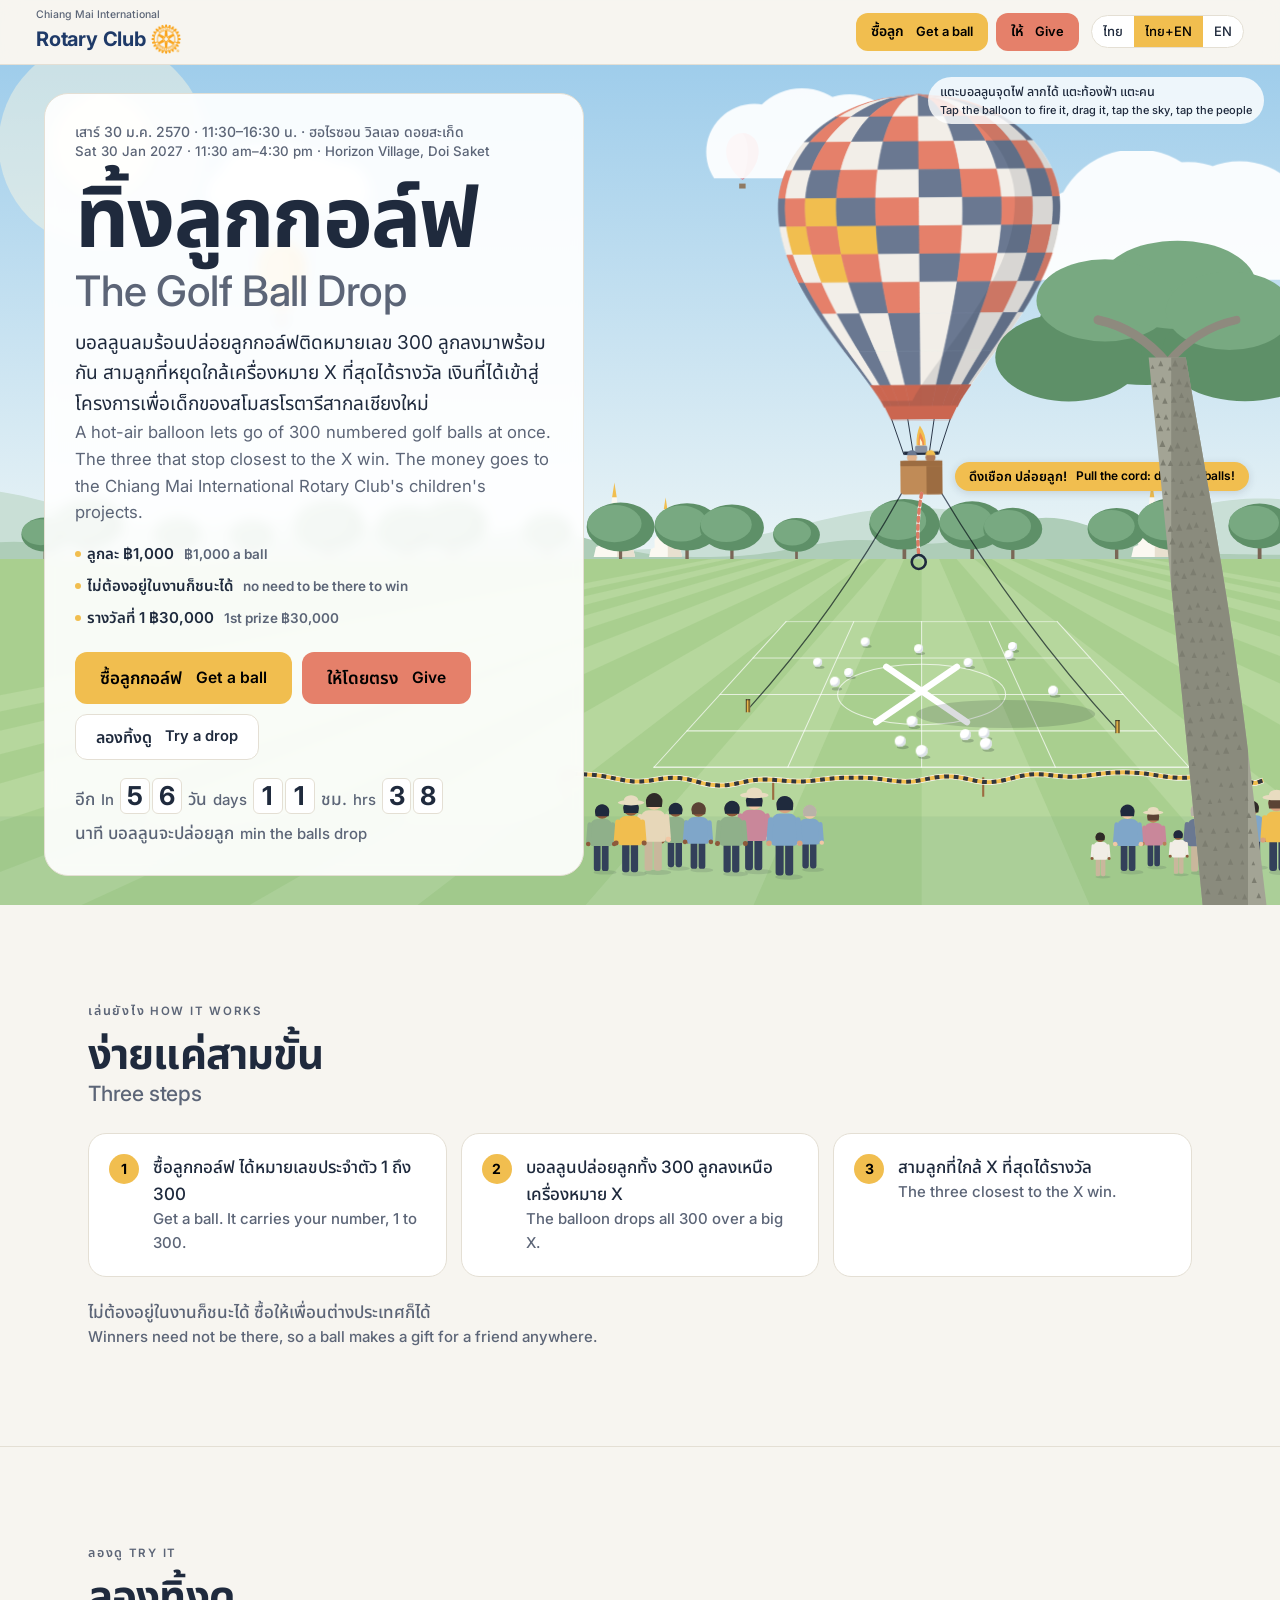
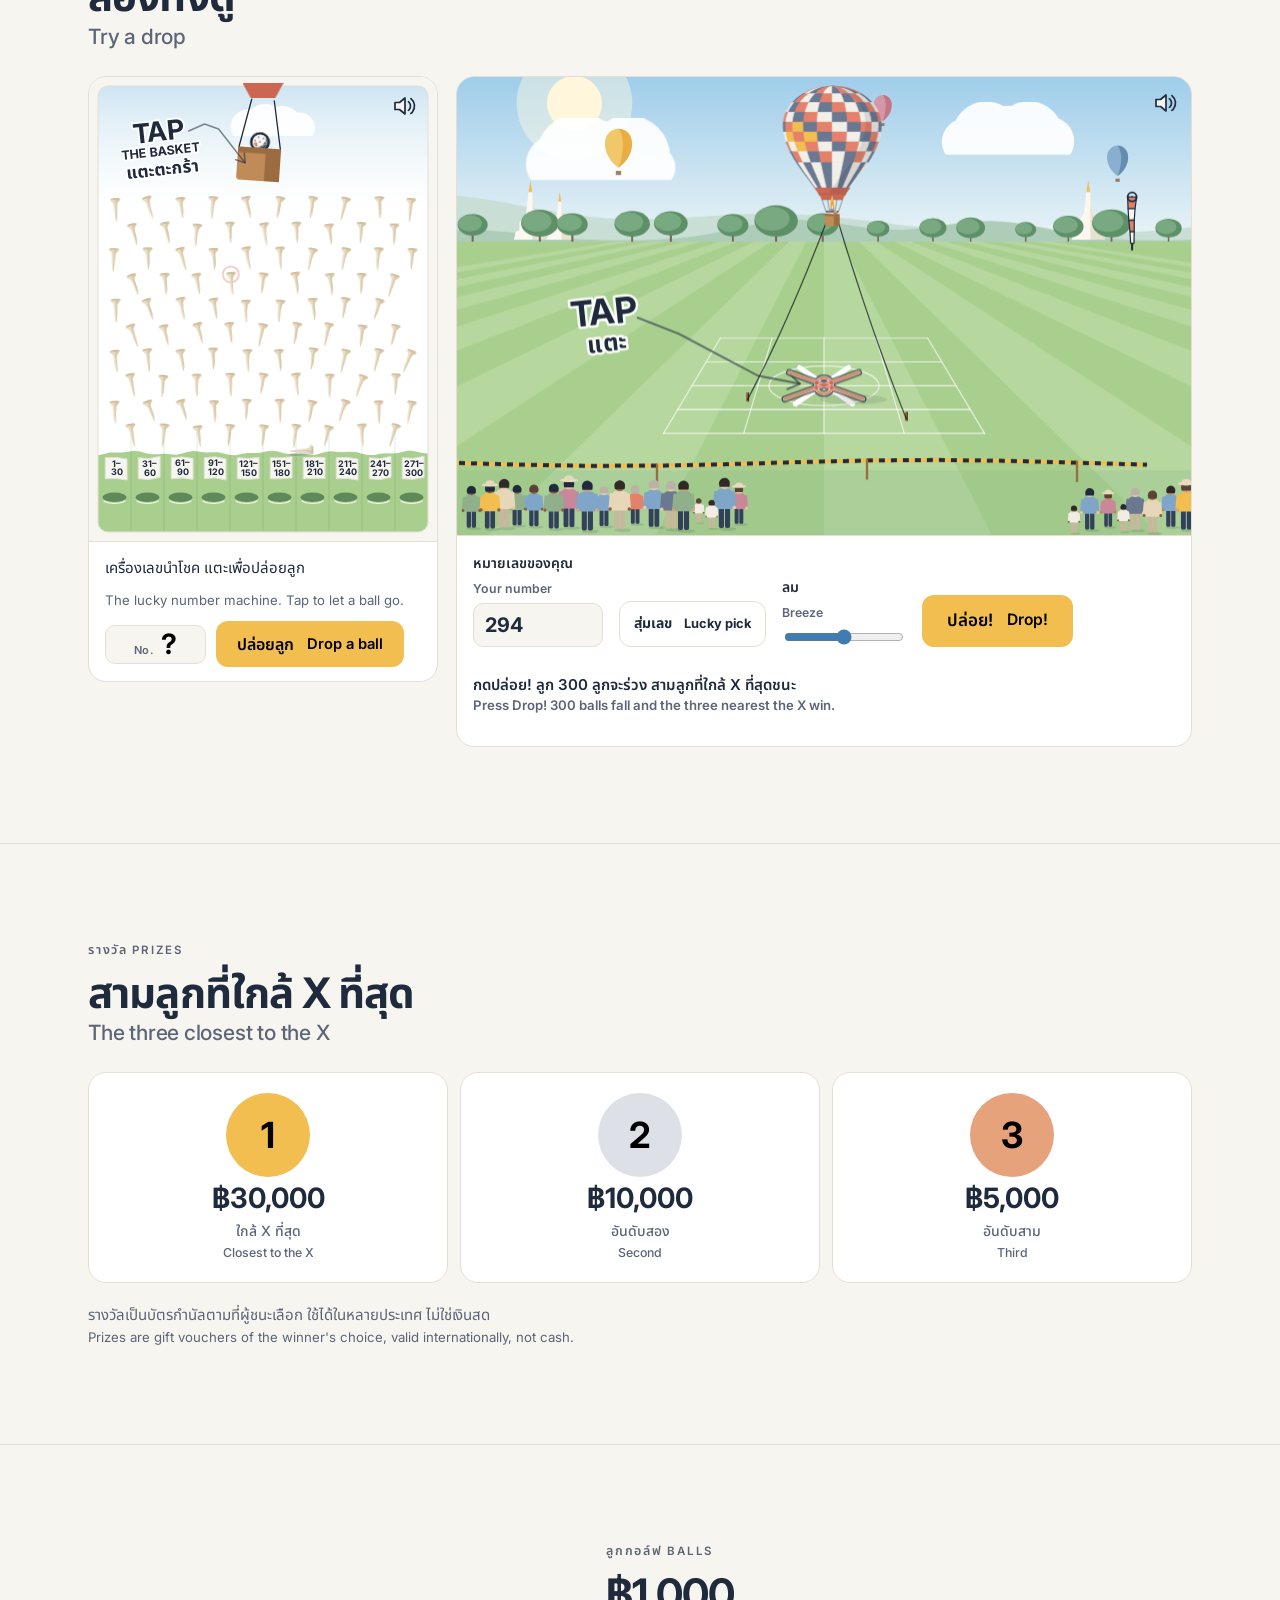
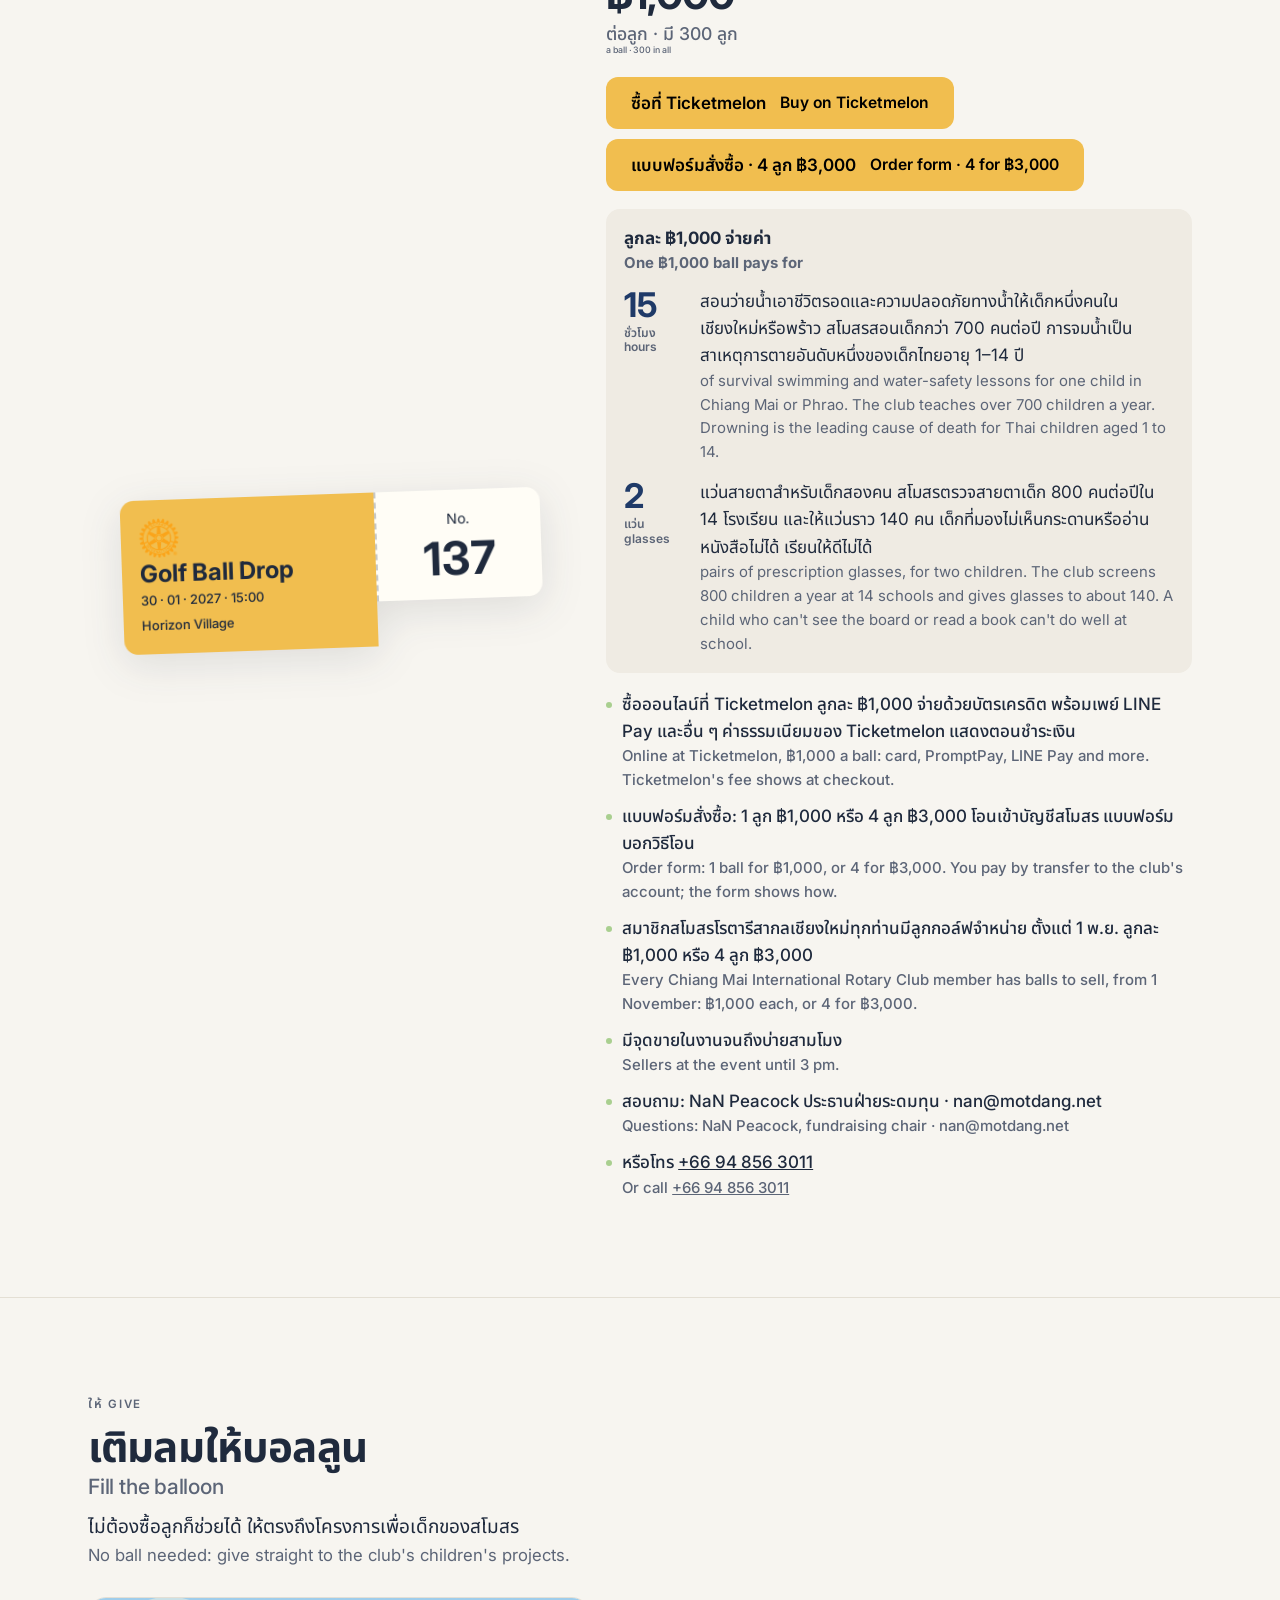
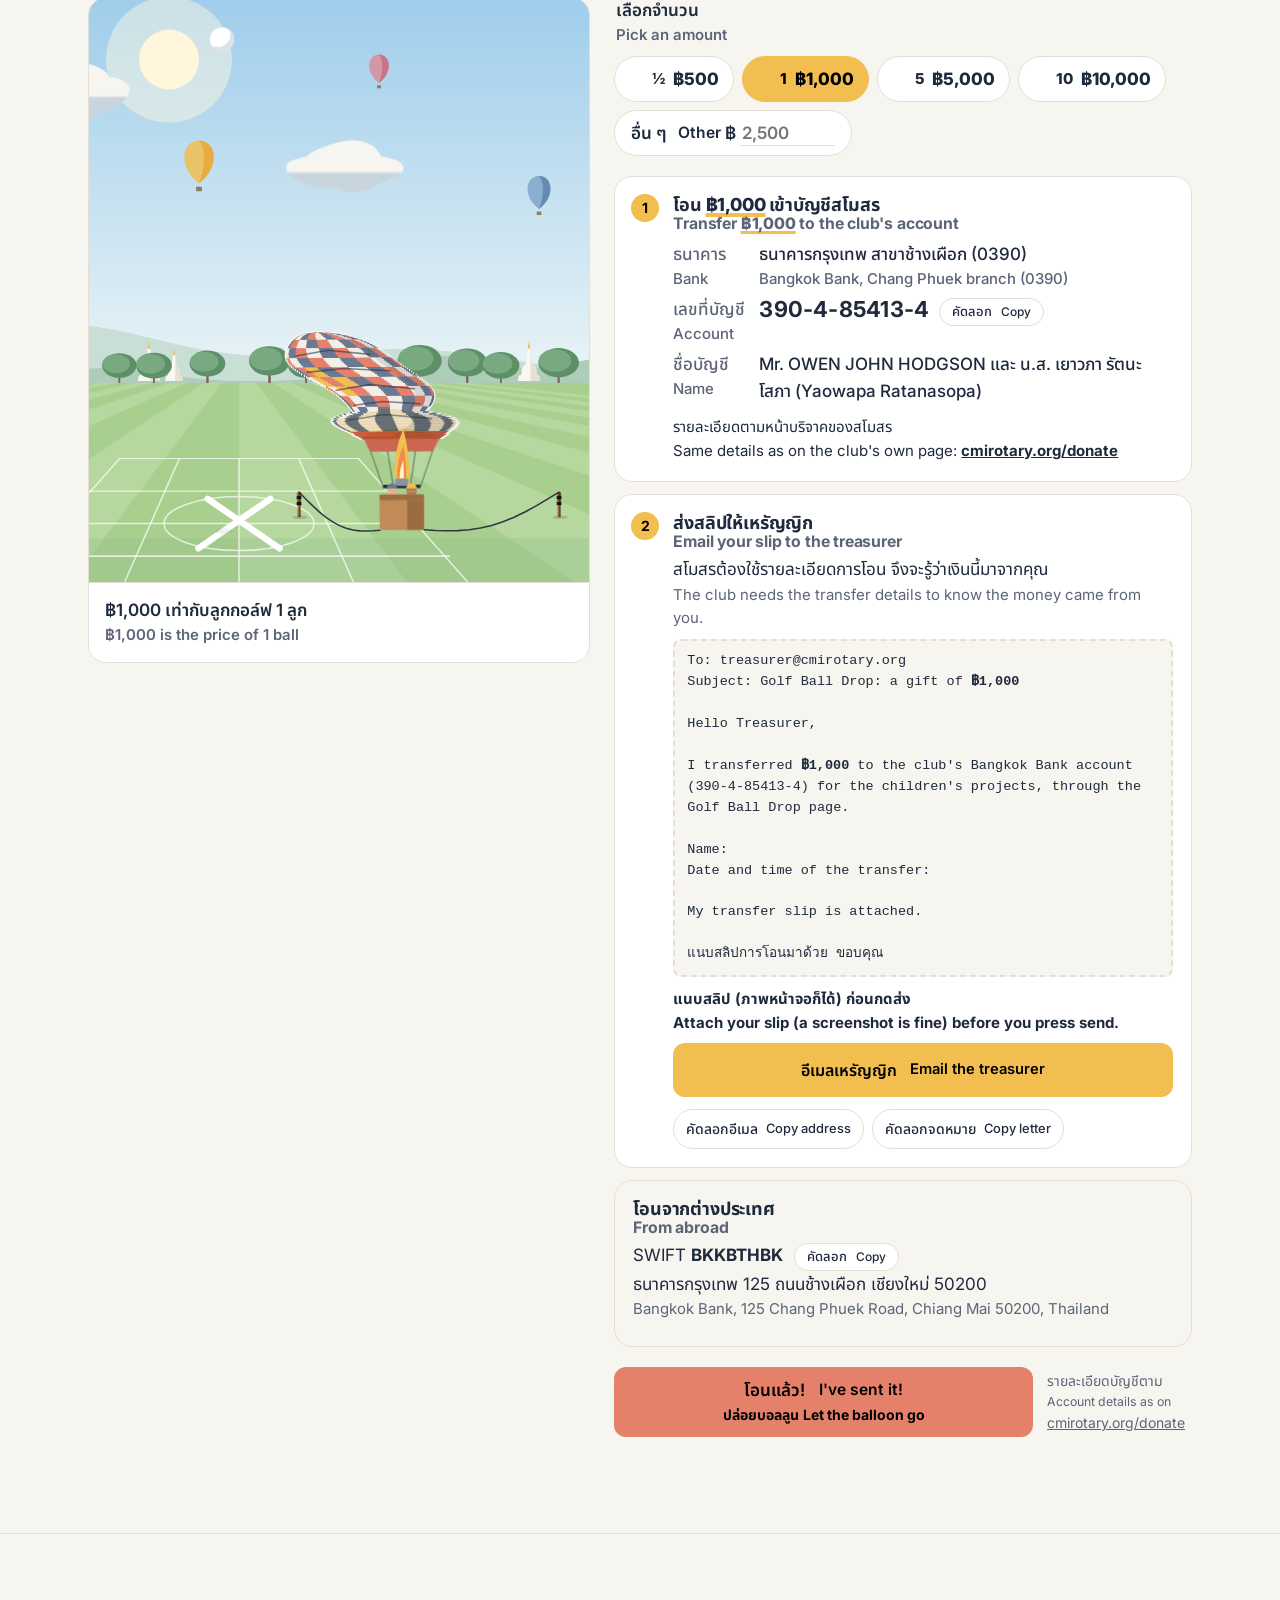
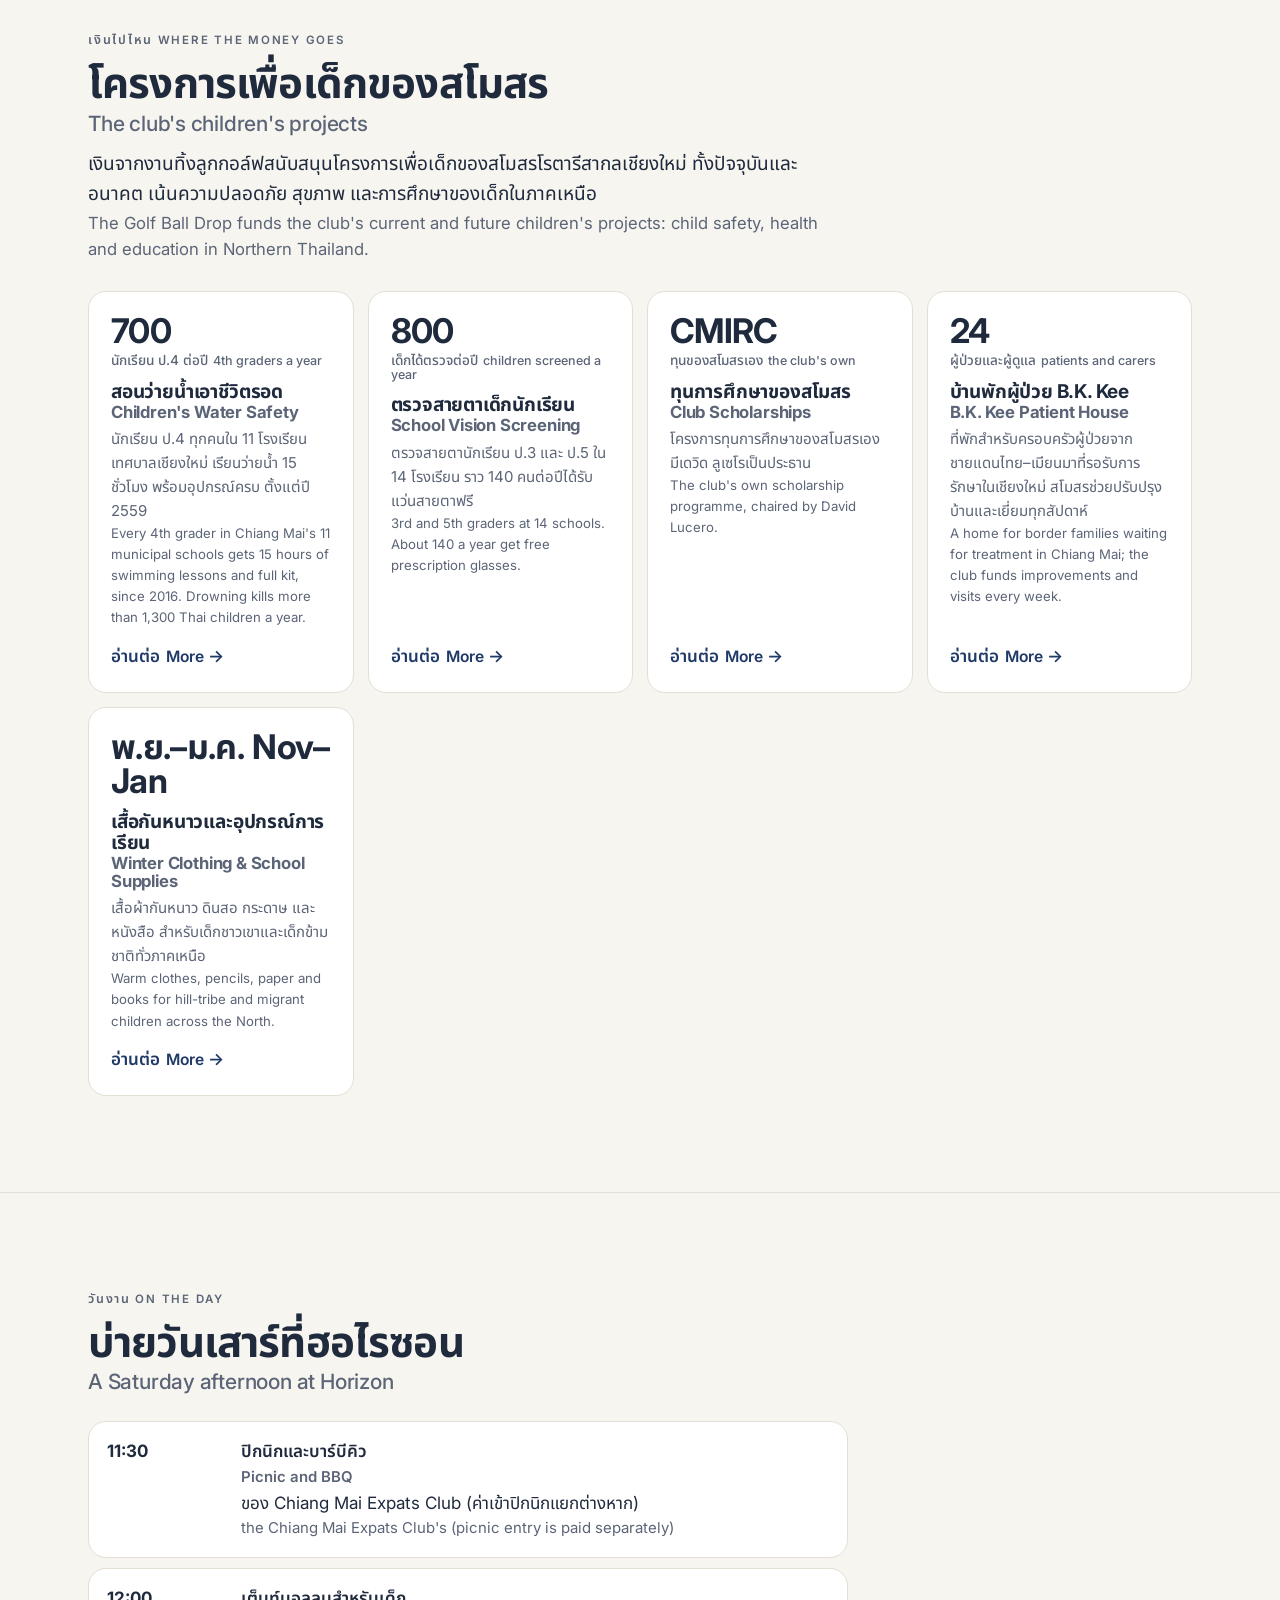
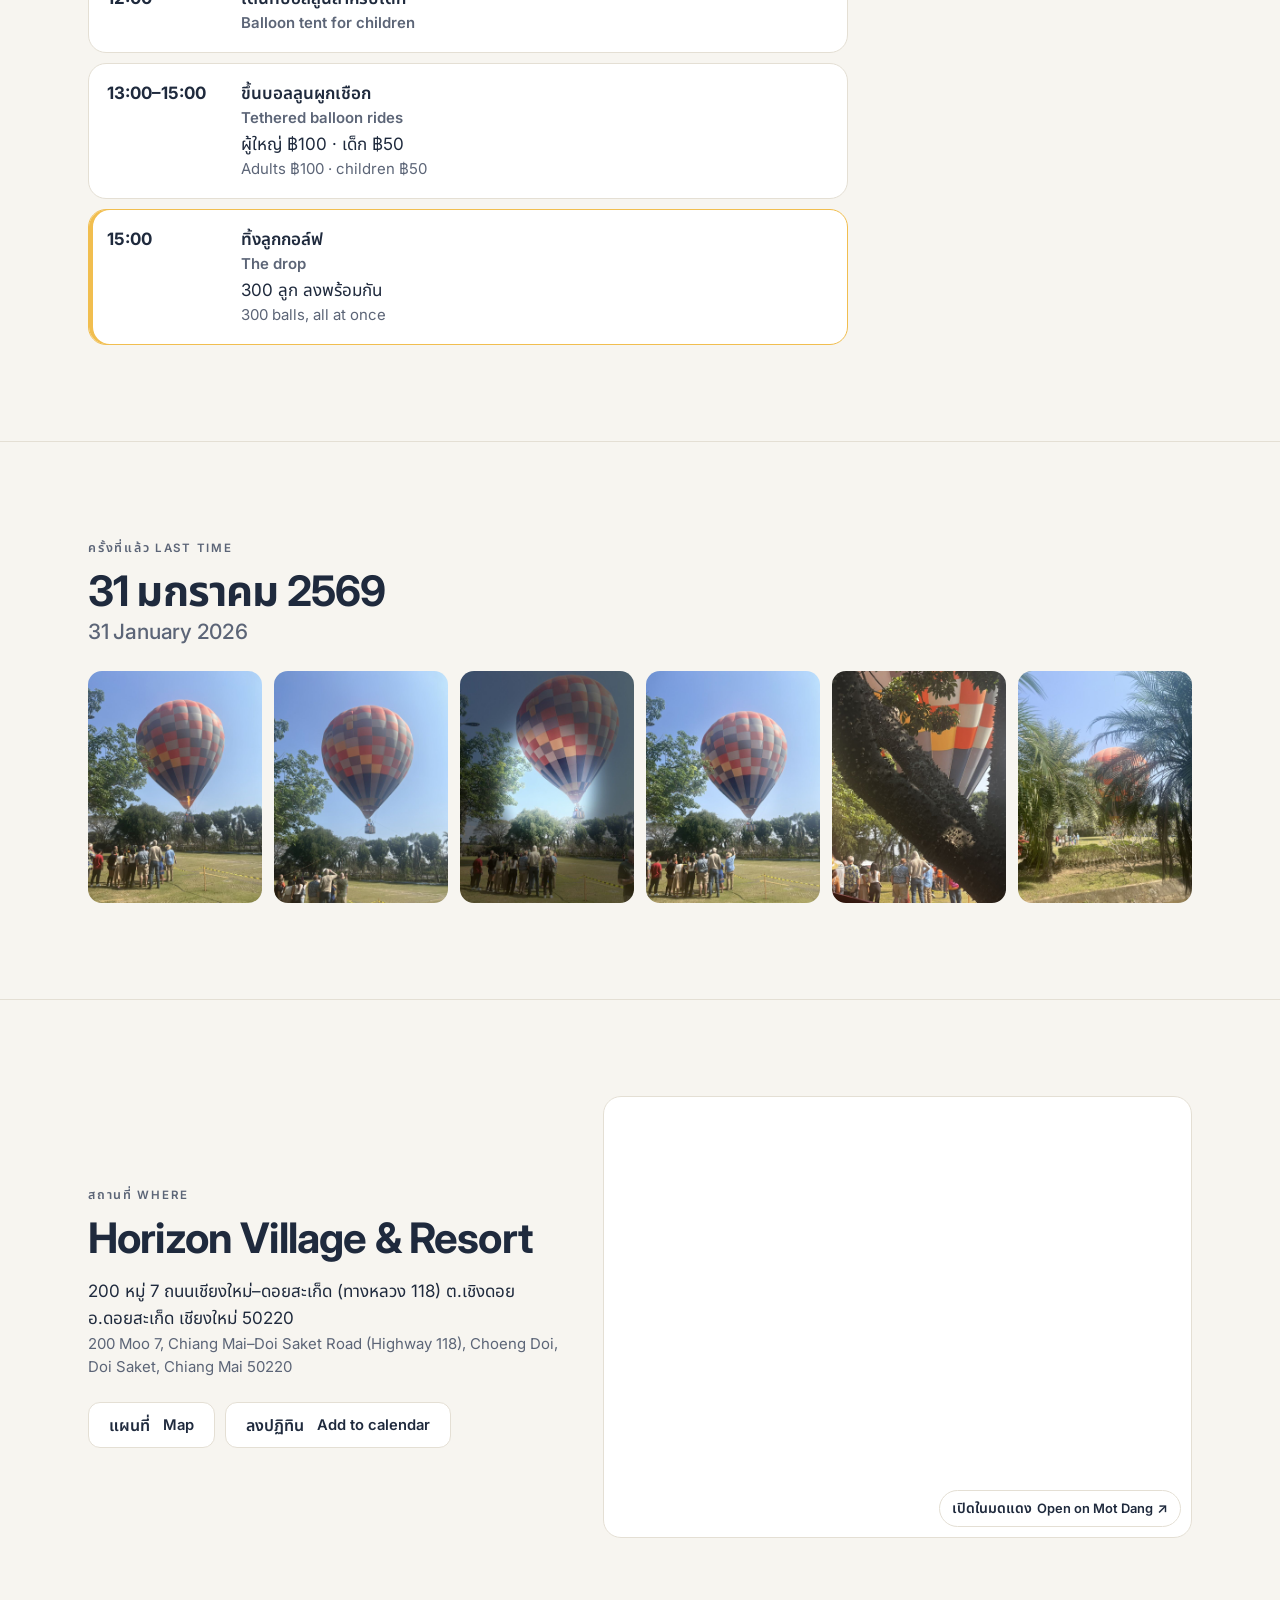
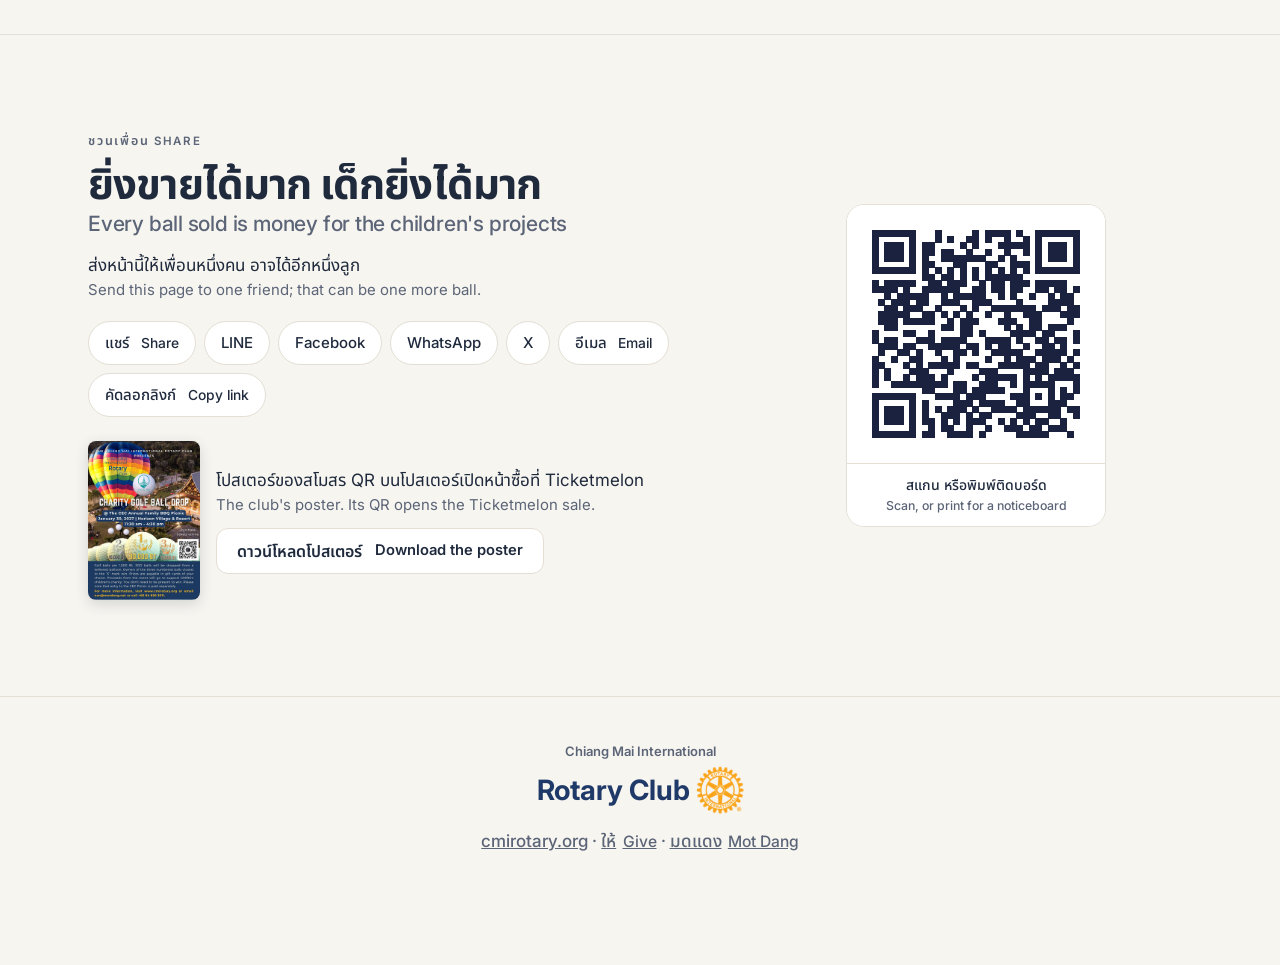
<file: index.html>
<!doctype html>
<html lang="th" class="lang-both notranslate" translate="no" data-look="picnic">
<head>
<meta charset="utf-8">
<meta name="viewport" content="width=device-width,initial-scale=1,viewport-fit=cover">
<meta name="google" content="notranslate">
<title>งานทิ้งลูกกอล์ฟการกุศล 2570 · Golf Ball Drop 2027 · Chiang Mai International Rotary Club</title>
<meta name="description" content="Saturday 30 January 2027, Horizon Village & Resort, Doi Saket. 300 numbered golf balls drop from a tethered hot-air balloon; the three closest to the X win. ฿1,000 a ball, for the Chiang Mai International Rotary Club's children's projects.">
<meta name="theme-color" content="#F7F5F0">
<link rel="canonical" href="https://nanobotco.github.io/golf-ball-drop/">
<meta property="og:type" content="website">
<meta property="og:site_name" content="Chiang Mai International Rotary Club">
<meta property="og:title" content="งานทิ้งลูกกอล์ฟการกุศล · Golf Ball Drop 2027">
<meta property="og:description" content="Sat 30 Jan 2027 · Horizon Village & Resort · 300 numbered balls from a hot-air balloon. Closest to the X wins. For the club's children's projects.">
<meta property="og:url" content="https://nanobotco.github.io/golf-ball-drop/">
<meta property="og:image" content="https://nanobotco.github.io/golf-ball-drop/card.jpg">
<meta property="og:image:width" content="1200">
<meta property="og:image:height" content="630">
<meta property="og:image:alt" content="Golf Ball Drop 2027 · Sat 30 Jan · Horizon Village & Resort · Chiang Mai International Rotary Club">
<meta name="twitter:image" content="https://nanobotco.github.io/golf-ball-drop/card.jpg">
<meta property="og:locale" content="th_TH">
<meta property="og:locale:alternate" content="en_US">
<meta name="twitter:card" content="summary_large_image">
<link rel="icon" href="img/rotary-wheel.png" type="image/png">
<link rel="preconnect" href="https://fonts.googleapis.com">
<link rel="preconnect" href="https://fonts.gstatic.com" crossorigin>
<link href="https://fonts.googleapis.com/css2?family=Inter:wght@400;500;600;700&family=Noto+Sans+Thai:wght@400;500;600;700&display=swap" rel="stylesheet">
<link rel="stylesheet" href="gbd.css">
<link rel="stylesheet" href="css/hero.css">
<link rel="stylesheet" href="css/toys.css">
<link rel="stylesheet" href="css/give.css">
<script type="application/ld+json">
{
  "@context": "https://schema.org",
  "@type": "Event",
  "name": "Golf Ball Drop 2027",
  "alternateName": "งานทิ้งลูกกอล์ฟการกุศล 2570",
  "startDate": "2027-01-30T11:30:00+07:00",
  "endDate": "2027-01-30T16:30:00+07:00",
  "eventAttendanceMode": "https://schema.org/OfflineEventAttendanceMode",
  "eventStatus": "https://schema.org/EventScheduled",
  "image": "https://nanobotco.github.io/golf-ball-drop/card.jpg",
  "location": {
    "@type": "Place",
    "name": "Horizon Village & Resort",
    "address": {"@type": "PostalAddress", "streetAddress": "200 Moo 7, Chiang Mai - Doi Saket Road (Highway 118)", "addressLocality": "Choeng Doi, Doi Saket", "addressRegion": "Chiang Mai", "postalCode": "50220", "addressCountry": "TH"}
  },
  "organizer": {"@type": "Organization", "name": "Chiang Mai International Rotary Club", "alternateName": "CMIRC", "url": "https://www.cmirotary.org/"},
  "offers": {"@type": "Offer", "price": "1000", "priceCurrency": "THB", "url": "https://www.ticketmelon.com/cmirc/golfballdrop2027"}
}
</script>
<script type="module" src="js/main.js"></script>
</head>
<body>
<a class="skip" href="#main"><span class="th">ข้ามไปเนื้อหา</span><span class="en">Skip to content</span></a>

<header class="top">
  <div class="in">
    <a class="brand" href="#top" aria-label="Chiang Mai International Rotary Club"><small>Chiang Mai International</small><span class="mark"><strong>Rotary Club</strong><img class="wheel" src="img/rotary-wheel.png" alt="" width="30" height="30"></span></a>
    <nav class="acts" aria-label="ทางลัด · Shortcuts">
      <a class="btn sun" href="#balls"><span class="th">ซื้อลูก</span><span class="en">Get a ball</span></a>
      <a class="btn warm" href="#give"><span class="th">ให้</span><span class="en">Give</span></a>
    </nav>
    <div class="lang" role="group" aria-label="ภาษา · Language">
      <button type="button" data-set="th">ไทย</button>
      <button type="button" data-set="both" aria-pressed="true">ไทย+EN</button>
      <button type="button" data-set="en">EN</button>
    </div>
  </div>
</header>

<main id="main">

<section class="hero" id="top" aria-labelledby="h1">
  <div class="hero-copy">
    <div class="hc-top">
    <p class="date"><span class="th">เสาร์ 30 ม.ค. 2570 · 11:30–16:30 น. · ฮอไรซอน วิลเลจ ดอยสะเก็ด</span><span class="en">Sat 30 Jan 2027 · 11:30 am–4:30 pm · Horizon Village, Doi Saket</span></p>
    <h1 id="h1" class="riso-type"><span class="th">ทิ้งลูกกอล์ฟ</span><span class="en">The Golf Ball Drop</span></h1>
    </div>
    <div class="hc-more">
    <p class="lede"><span class="th">บอลลูนลมร้อนปล่อยลูกกอล์ฟติดหมายเลข 300 ลูกลงมาพร้อมกัน สามลูกที่หยุดใกล้เครื่องหมาย X ที่สุดได้รางวัล เงินที่ได้เข้าสู่โครงการเพื่อเด็กของสโมสรโรตารีสากลเชียงใหม่</span><span class="en">A hot-air balloon lets go of 300 numbered golf balls at once. The three that stop closest to the X win. The money goes to the Chiang Mai International Rotary Club's children's projects.</span></p>
    <ul class="perks">
      <li><span class="th">ลูกละ ฿1,000</span><span class="en">฿1,000 a ball</span></li>
      <li><span class="th">ไม่ต้องอยู่ในงานก็ชนะได้</span><span class="en">no need to be there to win</span></li>
      <li><span class="th">รางวัลที่ 1 ฿30,000</span><span class="en">1st prize ฿30,000</span></li>
    </ul>
    <div class="cta">
      <a class="btn sun big" href="#balls"><span class="th">ซื้อลูกกอล์ฟ</span><span class="en">Get a ball</span></a>
      <a class="btn warm big" href="#give"><span class="th">ให้โดยตรง</span><span class="en">Give</span></a>
      <a class="btn paper" href="#try"><span class="th">ลองทิ้งดู</span><span class="en">Try a drop</span></a>
    </div>
    <p class="count" id="count" aria-live="off"></p>
    <a class="raised-pill" id="raised-pill" href="#raised" hidden></a>
    </div>
  </div>
  <div class="hero-stage" id="stage">
    <canvas id="hero-cv" role="img" aria-label="ภาพพิมพ์ริโซ: บอลลูนลายตารางเหนือสนามหญ้าที่มีเครื่องหมาย X ผู้ชมยืนหลังเทป · Riso print: the checkered balloon over a lawn marked with an X, people watching behind the tape"></canvas>
    <canvas id="hero-tree" aria-hidden="true"></canvas>
    <button type="button" class="cord" id="cord"><span class="th">ดึงเชือก ปล่อยลูก!</span><span class="en">Pull the cord: drop the balls!</span></button>
    <p class="hint" aria-hidden="true"><span class="th">แตะบอลลูนจุดไฟ ลากได้ แตะท้องฟ้า แตะคน</span><span class="en">Tap the balloon to fire it, drag it, tap the sky, tap the people</span></p>
  </div>
</section>

<section class="sec how" aria-labelledby="how-h">
  <div class="in">
    <p class="kick"><span class="th">เล่นยังไง</span><span class="en">How it works</span></p>
    <h2 id="how-h" class="riso-type"><span class="th">ง่ายแค่สามขั้น</span><span class="en">Three steps</span></h2>
    <ol class="steps">
      <li><p><span class="th">ซื้อลูกกอล์ฟ ได้หมายเลขประจำตัว 1 ถึง 300</span><span class="en">Get a ball. It carries your number, 1 to 300.</span></p></li>
      <li><p><span class="th">บอลลูนปล่อยลูกทั้ง 300 ลูกลงเหนือเครื่องหมาย X</span><span class="en">The balloon drops all 300 over a big X.</span></p></li>
      <li><p><span class="th">สามลูกที่ใกล้ X ที่สุดได้รางวัล</span><span class="en">The three closest to the X win.</span></p></li>
    </ol>
    <p class="away"><span class="th">ไม่ต้องอยู่ในงานก็ชนะได้ ซื้อให้เพื่อนต่างประเทศก็ได้</span><span class="en">Winners need not be there, so a ball makes a gift for a friend anywhere.</span></p>
  </div>
</section>

<section class="sec play" id="try" aria-labelledby="try-h">
  <div class="in">
    <p class="kick"><span class="th">ลองดู</span><span class="en">Try it</span></p>
    <h2 id="try-h" class="riso-type"><span class="th">ลองทิ้งดู</span><span class="en">Try a drop</span></h2>
    <div class="play-grid">
      <figure class="luck print">
        <canvas id="luck-cv" role="img" aria-label="เครื่องเลขนำโชค: ลูกกอล์ฟกระดอนผ่านหมุดลงช่อง · Lucky number machine: a golf ball bounces down through pins into a slot"></canvas>
        <figcaption>
          <span class="th">เครื่องเลขนำโชค แตะเพื่อปล่อยลูก</span><span class="en">The lucky number machine. Tap to let a ball go.</span>
          <output id="luck-out" class="num" aria-live="polite">?</output>
          <button type="button" class="btn sun" id="luck-go"><span class="th">ปล่อยลูก</span><span class="en">Drop a ball</span></button>
        </figcaption>
      </figure>
      <div class="board print">
        <canvas id="cv" role="img" aria-label="ภาพจำลอง: บอลลูนปล่อยลูกกอล์ฟ 300 ลูกลงสนาม · Simulation: a balloon drops 300 golf balls onto a lawn marked with an X"></canvas>
        <div class="controls">
          <label for="num"><span class="th">หมายเลขของคุณ</span><span class="en">Your number</span>
            <input id="num" type="number" inputmode="numeric" min="1" max="300" value="137">
          </label>
          <label for="wind"><span class="th">ลม</span><span class="en">Breeze</span>
            <input id="wind" type="range" min="-3" max="3" step="1" value="0">
          </label>
          <button type="button" class="btn sun big" id="go"><span class="th">ปล่อย!</span><span class="en">Drop!</span></button>
          <div class="result" id="res" role="status" aria-live="polite"></div>
        </div>
      </div>
    </div>
  </div>
</section>

<section class="sec prizes" id="prizes" aria-labelledby="pr-h">
  <canvas class="rain" id="coin-cv" aria-hidden="true"></canvas>
  <div class="in">
    <p class="kick"><span class="th">รางวัล</span><span class="en">Prizes</span></p>
    <h2 id="pr-h" class="riso-type"><span class="th">สามลูกที่ใกล้ X ที่สุด</span><span class="en">The three closest to the X</span></h2>
    <div class="medals">
      <button type="button" class="medal m1" data-amt="30000"><span class="disc">1</span><span class="amt">฿30,000</span><span class="lab"><span class="th">ใกล้ X ที่สุด</span><span class="en">Closest to the X</span></span></button>
      <button type="button" class="medal m2" data-amt="10000"><span class="disc">2</span><span class="amt">฿10,000</span><span class="lab"><span class="th">อันดับสอง</span><span class="en">Second</span></span></button>
      <button type="button" class="medal m3" data-amt="5000"><span class="disc">3</span><span class="amt">฿5,000</span><span class="lab"><span class="th">อันดับสาม</span><span class="en">Third</span></span></button>
    </div>
    <p class="fine"><span class="th">รางวัลเป็นบัตรกำนัลตามที่ผู้ชนะเลือก ใช้ได้ในหลายประเทศ ไม่ใช่เงินสด</span><span class="en">Prizes are gift vouchers of the winner's choice, valid internationally, not cash.</span></p>
  </div>
</section>

<section class="sec balls" id="balls" aria-labelledby="b-h">
  <div class="in tix">
    <button type="button" class="ticket" id="ticket" aria-label="ตั๋วตัวอย่าง แตะเพื่อสุ่มเลขใหม่ · A sample ticket; tap for a new number">
      <span class="t-l"><img src="img/rotary-wheel.png" alt="" width="40" height="40"><b>Golf Ball Drop</b><small>30 · 01 · 2027 · 15:00</small><small>Horizon Village</small></span>
      <span class="t-r"><small>No.</small><b id="tnum">137</b></span>
    </button>
    <div>
      <p class="kick"><span class="th">ลูกกอล์ฟ</span><span class="en">Balls</span></p>
      <h2 id="b-h" class="riso-type big">฿1,000 <small><span class="th">ต่อลูก · มี 300 ลูก</span><span class="en">a ball · 300 in all</span></small></h2>
      <div class="cta">
        <a class="btn sun big" href="https://www.ticketmelon.com/cmirc/golfballdrop2027" target="_blank" rel="noopener"><span class="th">ซื้อที่ Ticketmelon</span><span class="en">Buy on Ticketmelon</span></a>
        <a class="btn sun big nowrap" href="https://golfball.nanobotco.workers.dev/?from=gbd-page" target="_blank" rel="noopener"><span class="th">แบบฟอร์มสั่งซื้อ · 4 ลูก ฿3,000</span><span class="en">Order form · 4 for ฿3,000</span></a>
      </div>
      <div class="does">
        <p class="does-h"><span class="th">ลูกละ ฿1,000 จ่ายค่า</span><span class="en">One ฿1,000 ball pays for</span></p>
        <ul>
          <li><b>15<small><span class="th">ชั่วโมง</span><span class="en">hours</span></small></b><span><span class="th">สอนว่ายน้ำเอาชีวิตรอดและความปลอดภัยทางน้ำให้เด็กหนึ่งคนในเชียงใหม่หรือพร้าว สโมสรสอนเด็กกว่า 700 คนต่อปี การจมน้ำเป็นสาเหตุการตายอันดับหนึ่งของเด็กไทยอายุ 1–14 ปี</span><span class="en">of survival swimming and water-safety lessons for one child in Chiang Mai or Phrao. The club teaches over 700 children a year. Drowning is the leading cause of death for Thai children aged 1 to 14.</span></span></li>
          <li><b>2<small><span class="th">แว่น</span><span class="en">glasses</span></small></b><span><span class="th">แว่นสายตาสำหรับเด็กสองคน สโมสรตรวจสายตาเด็ก 800 คนต่อปีใน 14 โรงเรียน และให้แว่นราว 140 คน เด็กที่มองไม่เห็นกระดานหรืออ่านหนังสือไม่ได้ เรียนให้ดีไม่ได้</span><span class="en">pairs of prescription glasses, for two children. The club screens 800 children a year at 14 schools and gives glasses to about 140. A child who can't see the board or read a book can't do well at school.</span></span></li>
        </ul>
      </div>
      <ul class="ways">
        <li><span><span class="th">ซื้อออนไลน์ที่ Ticketmelon ลูกละ ฿1,000 จ่ายด้วยบัตรเครดิต พร้อมเพย์ LINE Pay และอื่น ๆ ค่าธรรมเนียมของ Ticketmelon แสดงตอนชำระเงิน</span><span class="en">Online at Ticketmelon, ฿1,000 a ball: card, PromptPay, LINE Pay and more. Ticketmelon's fee shows at checkout.</span></span></li>
        <li><span><span class="th">แบบฟอร์มสั่งซื้อ: 1 ลูก ฿1,000 หรือ 4 ลูก ฿3,000 โอนเข้าบัญชีสโมสร แบบฟอร์มบอกวิธีโอน</span><span class="en">Order form: 1 ball for ฿1,000, or 4 for ฿3,000. You pay by transfer to the club's account; the form shows how.</span></span></li>
        <li><span><span class="th">สมาชิกสโมสรโรตารีสากลเชียงใหม่ทุกท่านมีลูกกอล์ฟจำหน่าย ตั้งแต่ 1 พ.ย. ลูกละ ฿1,000 หรือ 4 ลูก ฿3,000</span><span class="en">Every Chiang Mai International Rotary Club member has balls to sell, from 1 November: ฿1,000 each, or 4 for ฿3,000.</span></span></li>
        <li><span><span class="th">มีจุดขายในงานจนถึงบ่ายสามโมง</span><span class="en">Sellers at the event until 3 pm.</span></span></li>
        <li><span><span class="th">สอบถาม: NaN Peacock ประธานฝ่ายระดมทุน · nan@motdang.net</span><span class="en">Questions: NaN Peacock, fundraising chair · nan@motdang.net</span></span></li>
        <li><span><span class="th">หรือโทร <a href="tel:+66948563011">+66 94 856 3011</a></span><span class="en">Or call <a href="tel:+66948563011">+66 94 856 3011</a></span></span></li>
      </ul>
    </div>
  </div>
</section>

<section class="sec raised" id="raised" aria-labelledby="r-h" hidden>
  <div class="in">
    <p class="kick"><span class="th">ยอดสด</span><span class="en">Live</span></p>
    <h2 id="r-h" class="riso-type"><span class="th">ระดมได้แล้ว</span><span class="en">Raised so far</span></h2>
    <div class="r-card print">
      <div class="r-head">
        <p class="r-big"><b id="r-raised">฿0</b> <span class="r-of"><span id="r-pct">0%</span> <span class="th">ของเป้า</span><span class="en">of</span> <span id="r-goal">฿300,000</span> <small><span class="th">(ลูกกอล์ฟครบ 300 ลูก)</span><span class="en">(all 300 balls)</span></small></span></p>
        <div class="r-bar" id="r-bar" role="progressbar" aria-valuemin="0" aria-valuemax="100" aria-valuenow="0" aria-label="ระดมได้แล้ว · Raised"><i class="p" id="r-bar-paid"></i><i class="g" id="r-bar-gift"></i></div>
        <ul class="r-legend">
          <li><i class="sw p"></i><span><span class="th">ลูกที่จ่ายแล้ว</span><span class="en">Balls paid</span> <b id="r-balls">0</b> · <b id="r-ballb">฿0</b></span></li>
          <li><i class="sw g"></i><span><span class="th">เงินบริจาค</span><span class="en">Gifts</span> <b id="r-gifts">0</b> · <b id="r-giftb">฿0</b></span></li>
        </ul>
      </div>
      <div class="r-body">
        <div class="r-grid" id="r-grid" role="img"></div>
        <div class="r-chart">
          <svg id="r-line" role="img" aria-label="ยอดสะสมรายวัน · Running total by day"></svg>
          <div class="r-tip" id="r-tip" hidden></div>
        </div>
      </div>
      <details class="r-tab"><summary><span class="th">ดูเป็นตาราง</span><span class="en">As a table</span></summary>
        <table id="r-table"><thead><tr><th><span class="th">วันที่</span><span class="en">Day</span></th><th><span class="th">ยอดสะสม</span><span class="en">Running total</span></th></tr></thead><tbody></tbody></table>
      </details>
      <p class="r-note" id="r-note"></p>
      <p class="r-how"><span class="th">สมาชิกบันทึกลูกที่จ่ายแล้ว และเหรัญญิกบันทึกเงินบริจาค ในกลุ่มไลน์ของงาน ยอดนี้อ่านจากบันทึกนั้นทุกนาที</span><span class="en">Members record paid balls, and the treasurer records gifts, in the event's LINE group; this reads those records every minute.</span></p>
    </div>
  </div>
</section>

<section class="sec give" id="give" aria-labelledby="give-h">
  <div class="in">
    <p class="kick"><span class="th">ให้</span><span class="en">Give</span></p>
    <h2 id="give-h" class="riso-type"><span class="th">เติมลมให้บอลลูน</span><span class="en">Fill the balloon</span></h2>
    <p class="lead"><span class="th">ไม่ต้องซื้อลูกก็ช่วยได้ ให้ตรงถึงโครงการเพื่อเด็กของสโมสร</span><span class="en">No ball needed: give straight to the club's children's projects.</span></p>
    <div class="give-grid">
      <figure class="print fill">
        <canvas id="give-cv" role="img" aria-label="บอลลูนพองตามจำนวนเงิน · A balloon that fills with the amount you pick"></canvas>
        <figcaption id="give-say" aria-live="polite"></figcaption>
      </figure>
      <div class="give-steps">
        <fieldset class="amounts">
          <legend><span class="th">เลือกจำนวน</span><span class="en">Pick an amount</span></legend>
          <div class="chips">
            <button type="button" data-amt="500">฿500</button>
            <button type="button" data-amt="1000" aria-pressed="true">฿1,000</button>
            <button type="button" data-amt="5000">฿5,000</button>
            <button type="button" data-amt="10000">฿10,000</button>
            <label class="other"><span class="th">อื่น ๆ</span><span class="en">Other</span> ฿<input id="give-amt" type="number" inputmode="numeric" min="1" step="1" placeholder="2,500"></label>
          </div>
        </fieldset>
        <ol class="how-give">
          <li>
            <h3><span class="th">โอนเข้าบัญชีสโมสร</span><span class="en">Transfer to the club's account</span></h3>
            <dl class="bank">
              <dt><span class="th">ธนาคาร</span><span class="en">Bank</span></dt><dd><span class="th">ธนาคารกรุงเทพ สาขาช้างเผือก (0390)</span><span class="en">Bangkok Bank, Chang Phuek branch (0390)</span></dd>
              <dt><span class="th">เลขที่บัญชี</span><span class="en">Account</span></dt><dd class="acct"><b id="acct">390-4-85413-4</b> <button type="button" class="copy" data-copy="3904854134"><span class="th">คัดลอก</span><span class="en">Copy</span></button></dd>
              <dt><span class="th">ชื่อบัญชี</span><span class="en">Name</span></dt><dd>Mr. OWEN JOHN HODGSON และ น.ส. เยาวภา รัตนะโสภา (Yaowapa Ratanasopa)</dd>
            </dl>
          </li>
          <li>
            <h3><span class="th">ส่งสลิปให้เหรัญญิก</span><span class="en">Email your slip to the treasurer</span></h3>
            <p><span class="th">สโมสรต้องใช้รายละเอียดการโอน จึงจะรู้ว่าเงินนี้มาจากคุณ</span><span class="en">The club needs the transfer details to know the money came from you.</span></p>
            <a class="btn key" id="give-mail" href="mailto:treasurer@cmirotary.org"><span class="th">อีเมลเหรัญญิก</span><span class="en">Email the treasurer</span></a>
          </li>
          <li>
            <h3><span class="th">โอนจากต่างประเทศ</span><span class="en">From abroad</span></h3>
            <p>SWIFT <b>BKKBTHBK</b> <button type="button" class="copy" data-copy="BKKBTHBK"><span class="th">คัดลอก</span><span class="en">Copy</span></button><br><span class="th">ธนาคารกรุงเทพ 125 ถนนช้างเผือก เชียงใหม่ 50200</span><span class="en">Bangkok Bank, 125 Chang Phuek Road, Chiang Mai 50200, Thailand</span></p>
          </li>
        </ol>
        <div class="sent">
          <button type="button" class="btn warm big" id="give-sent"><span class="th">โอนแล้ว!</span><span class="en">I've sent it!</span></button>
          <p class="src"><span class="th">รายละเอียดบัญชีตาม</span><span class="en">Account details as on</span> <a href="https://www.cmirotary.org/donate" target="_blank" rel="noopener">cmirotary.org/donate</a></p>
        </div>
      </div>
    </div>
  </div>
</section>

<section class="sec projects" id="projects" aria-labelledby="pj-h">
  <div class="in">
    <p class="kick"><span class="th">เงินไปไหน</span><span class="en">Where the money goes</span></p>
    <h2 id="pj-h" class="riso-type"><span class="th">โครงการเพื่อเด็กของสโมสร</span><span class="en">The club's children's projects</span></h2>
    <p class="lead"><span class="th">เงินจากงานทิ้งลูกกอล์ฟสนับสนุนโครงการเพื่อเด็กของสโมสรโรตารีสากลเชียงใหม่ ทั้งปัจจุบันและอนาคต เน้นความปลอดภัย สุขภาพ และการศึกษาของเด็กในภาคเหนือ</span><span class="en">The Golf Ball Drop funds the club's current and future children's projects: child safety, health and education in Northern Thailand.</span></p>
    <div class="pgrid">
      <a class="proj" href="https://www.cmirotary.org/children-s-water-safety-program" target="_blank" rel="noopener">
        
        <span class="n">700 <small><span class="th">นักเรียน ป.4 ต่อปี</span><span class="en">4th graders a year</span></small></span>
        <h3><span class="th">สอนว่ายน้ำเอาชีวิตรอด</span><span class="en">Children's Water Safety</span></h3>
        <p><span class="th">นักเรียน ป.4 ทุกคนใน 11 โรงเรียนเทศบาลเชียงใหม่ เรียนว่ายน้ำ 15 ชั่วโมง พร้อมอุปกรณ์ครบ ตั้งแต่ปี 2559</span><span class="en">Every 4th grader in Chiang Mai's 11 municipal schools gets 15 hours of swimming lessons and full kit, since 2016. Drowning kills more than 1,300 Thai children a year.</span></p>
        <span class="more"><span class="th">อ่านต่อ</span><span class="en">More</span> →</span>
      </a>
      <a class="proj" href="https://www.cmirotary.org/school-vision-screening" target="_blank" rel="noopener">
        
        <span class="n">800 <small><span class="th">เด็กได้ตรวจต่อปี</span><span class="en">children screened a year</span></small></span>
        <h3><span class="th">ตรวจสายตาเด็กนักเรียน</span><span class="en">School Vision Screening</span></h3>
        <p><span class="th">ตรวจสายตานักเรียน ป.3 และ ป.5 ใน 14 โรงเรียน ราว 140 คนต่อปีได้รับแว่นสายตาฟรี</span><span class="en">3rd and 5th graders at 14 schools. About 140 a year get free prescription glasses.</span></p>
        <span class="more"><span class="th">อ่านต่อ</span><span class="en">More</span> →</span>
      </a>
      <a class="proj" href="https://www.cmirotary.org/community-service-projects" target="_blank" rel="noopener">
        
        <span class="n">CMIRC <small><span class="th">ทุนของสโมสรเอง</span><span class="en">the club's own</span></small></span>
        <h3><span class="th">ทุนการศึกษาของสโมสร</span><span class="en">Club Scholarships</span></h3>
        <p><span class="th">โครงการทุนการศึกษาของสโมสรเอง มีเดวิด ลูเซโรเป็นประธาน</span><span class="en">The club's own scholarship programme, chaired by David Lucero.</span></p>
        <span class="more"><span class="th">อ่านต่อ</span><span class="en">More</span> →</span>
      </a>
      <a class="proj" href="https://www.cmirotary.org/bcmf-bk-kee-patient-house" target="_blank" rel="noopener">
        
        <span class="n">24 <small><span class="th">ผู้ป่วยและผู้ดูแล</span><span class="en">patients and carers</span></small></span>
        <h3><span class="th">บ้านพักผู้ป่วย B.K. Kee</span><span class="en">B.K. Kee Patient House</span></h3>
        <p><span class="th">ที่พักสำหรับครอบครัวผู้ป่วยจากชายแดนไทย–เมียนมาที่รอรับการรักษาในเชียงใหม่ สโมสรช่วยปรับปรุงบ้านและเยี่ยมทุกสัปดาห์</span><span class="en">A home for border families waiting for treatment in Chiang Mai; the club funds improvements and visits every week.</span></p>
        <span class="more"><span class="th">อ่านต่อ</span><span class="en">More</span> →</span>
      </a>
      <a class="proj" href="https://www.cmirotary.org/winter-clothing-school-supplies-app" target="_blank" rel="noopener">
        
        <span class="n"><span class="th">พ.ย.–ม.ค.</span><span class="en">Nov–Jan</span></span>
        <h3><span class="th">เสื้อกันหนาวและอุปกรณ์การเรียน</span><span class="en">Winter Clothing &amp; School Supplies</span></h3>
        <p><span class="th">เสื้อผ้ากันหนาว ดินสอ กระดาษ และหนังสือ สำหรับเด็กชาวเขาและเด็กข้ามชาติทั่วภาคเหนือ</span><span class="en">Warm clothes, pencils, paper and books for hill-tribe and migrant children across the North.</span></p>
        <span class="more"><span class="th">อ่านต่อ</span><span class="en">More</span> →</span>
      </a>
    </div>
  </div>
</section>

<section class="sec day" aria-labelledby="day-h">
  <div class="in">
    <p class="kick"><span class="th">วันงาน</span><span class="en">On the day</span></p>
    <h2 id="day-h" class="riso-type"><span class="th">บ่ายวันเสาร์ที่ฮอไรซอน</span><span class="en">A Saturday afternoon at Horizon</span></h2>
    <ol class="timeline">
      <li><time>11:30</time><div><b><span class="th">ปิกนิกและบาร์บีคิว</span><span class="en">Picnic and BBQ</span></b><span class="th">ของ Chiang Mai Expats Club (ค่าเข้าปิกนิกแยกต่างหาก)</span><span class="en">the Chiang Mai Expats Club's (picnic entry is paid separately)</span></div></li>
      <li><time>12:00</time><div><b><span class="th">เต็นท์บอลลูนสำหรับเด็ก</span><span class="en">Balloon tent for children</span></b></div></li>
      <li><time>13:00–15:00</time><div><b><span class="th">ขึ้นบอลลูนผูกเชือก</span><span class="en">Tethered balloon rides</span></b><span class="th">ผู้ใหญ่ ฿100 · เด็ก ฿50</span><span class="en">Adults ฿100 · children ฿50</span></div></li>
      <li class="peak"><time>15:00</time><div><b><span class="th">ทิ้งลูกกอล์ฟ</span><span class="en">The drop</span></b><span class="th">300 ลูก ลงพร้อมกัน</span><span class="en">300 balls, all at once</span></div></li>
    </ol>
  </div>
</section>

<section class="sec past" aria-labelledby="past-h">
  <div class="in">
    <p class="kick"><span class="th">ครั้งที่แล้ว</span><span class="en">Last time</span></p>
    <h2 id="past-h" class="riso-type"><span class="th">31 มกราคม 2569</span><span class="en">31 January 2026</span></h2>
    <div class="photos"><button type="button" class="ph" data-src="img/2026/gbd-2026-141038.jpg"><img src="img/2026/gbd-2026-141038.jpg" alt="บอลลูนลายตารางเหนือสนามหญ้า ผู้คนยืนดูหลังเทปเหลือง · The checkered balloon over the lawn, people watching from behind the yellow tape" width="768" height="1024" loading="lazy"></button><button type="button" class="ph" data-src="img/2026/gbd-2026-141051.jpg"><img src="img/2026/gbd-2026-141051.jpg" alt="บอลลูนลอยสูงพร้อมตะกร้า · The balloon up high with its basket" width="768" height="1024" loading="lazy"></button><button type="button" class="ph" data-src="img/2026/gbd-2026-141130.jpg"><img src="img/2026/gbd-2026-141130.jpg" alt="ผู้ชมบนสนามหญ้ามองขึ้นไปที่บอลลูน · The crowd on the lawn looking up at the balloon" width="768" height="1024" loading="lazy"></button><button type="button" class="ph" data-src="img/2026/gbd-2026-141034.jpg"><img src="img/2026/gbd-2026-141034.jpg" alt="บอลลูนกับแถวต้นไม้และผู้ชม · The balloon, the tree line and the crowd" width="768" height="1024" loading="lazy"></button><button type="button" class="ph" data-src="img/2026/gbd-2026-141324.jpg"><img src="img/2026/gbd-2026-141324.jpg" alt="บอลลูนมองผ่านกิ่งไม้มีหนาม · The balloon seen through a thorny branch" width="768" height="1024" loading="lazy"></button><button type="button" class="ph" data-src="img/2026/gbd-2026-140902.jpg"><img src="img/2026/gbd-2026-140902.jpg" alt="บอลลูนหลังต้นปาล์ม · The balloon behind the palms" width="768" height="1024" loading="lazy"></button></div>
  </div>
  <dialog class="lb" id="lb" aria-label="รูปภาพ · Photo"><img alt=""></dialog>
</section>

<section class="sec where" aria-labelledby="w-h">
  <div class="in where-grid">
    <div>
      <p class="kick"><span class="th">สถานที่</span><span class="en">Where</span></p>
      <h2 id="w-h" class="riso-type">Horizon Village &amp; Resort</h2>
      <p><span class="th">200 หมู่ 7 ถนนเชียงใหม่–ดอยสะเก็ด (ทางหลวง 118) ต.เชิงดอย อ.ดอยสะเก็ด เชียงใหม่ 50220</span><span class="en">200 Moo 7, Chiang Mai–Doi Saket Road (Highway 118), Choeng Doi, Doi Saket, Chiang Mai 50220</span></p>
      <div class="cta">
        <a class="btn sky" href="https://www.google.com/maps/search/?api=1&amp;query=Horizon+Village+%26+Resort+Doi+Saket" target="_blank" rel="noopener"><span class="th">แผนที่</span><span class="en">Map</span></a>
        <a class="btn paper" href="golf-ball-drop-2027.ics" download><span class="th">ลงปฏิทิน</span><span class="en">Add to calendar</span></a>
      </div>
    </div>
    <div class="doodle print">
      <iframe src="https://motdang.net/sites/doodle-map/?embed=1&amp;pin=18.85707,99.09915&amp;pn=%E0%B8%AE%E0%B8%AD%E0%B9%84%E0%B8%A3%E0%B8%8B%E0%B8%B1%E0%B8%99%E0%B8%A3%E0%B8%B5%E0%B8%AA%E0%B8%AD%E0%B8%A3%E0%B9%8C%E0%B8%97%20%C2%B7%20Horizon%20Village%20%26%20Resort" title="แผนที่วาด ฮอไรซอน วิลเลจ · Doodle map of Horizon Village &amp; Resort" loading="lazy"></iframe>
      <a class="chip" href="https://motdang.net/cm/p/horizon-village-resort-695036744.html" target="_blank" rel="noopener"><span class="th">เปิดในมดแดง</span><span class="en">Open on Mot Dang</span> ↗</a>
    </div>
  </div>
</section>

<section class="sec share" id="share" aria-labelledby="share-h">
  <div class="in share-grid">
    <div>
      <p class="kick"><span class="th">ชวนเพื่อน</span><span class="en">Share</span></p>
      <h2 id="share-h" class="riso-type"><span class="th">ยิ่งขายได้มาก เด็กยิ่งได้มาก</span><span class="en">Every ball sold is money for the children's projects</span></h2>
      <p><span class="th">ส่งหน้านี้ให้เพื่อนหนึ่งคน อาจได้อีกหนึ่งลูก</span><span class="en">Send this page to one friend; that can be one more ball.</span></p>
      <div class="share-row">
        <button type="button" class="sh" id="sh-native" hidden><span class="th">แชร์</span><span class="en">Share</span></button>
        <a class="sh" href="https://social-plugins.line.me/lineit/share?url=https%3A%2F%2Fnanobotco.github.io%2Fgolf-ball-drop%2F" target="_blank" rel="noopener">LINE</a>
        <a class="sh" href="https://www.facebook.com/sharer/sharer.php?u=https%3A%2F%2Fnanobotco.github.io%2Fgolf-ball-drop%2F" target="_blank" rel="noopener">Facebook</a>
        <a class="sh" href="https://wa.me/?text=Golf%20Ball%20Drop%202027%20%C2%B7%2030%20Jan%20%C2%B7%20Horizon%20Village%20https%3A%2F%2Fnanobotco.github.io%2Fgolf-ball-drop%2F" target="_blank" rel="noopener">WhatsApp</a>
        <a class="sh" href="https://x.com/intent/post?url=https%3A%2F%2Fnanobotco.github.io%2Fgolf-ball-drop%2F&amp;text=Golf%20Ball%20Drop%202027" target="_blank" rel="noopener">X</a>
        <a class="sh" href="mailto:?subject=Golf%20Ball%20Drop%202027&amp;body=Sat%2030%20Jan%202027%20at%20Horizon%20Village%3A%20https%3A%2F%2Fnanobotco.github.io%2Fgolf-ball-drop%2F"><span class="th">อีเมล</span><span class="en">Email</span></a>
        <button type="button" class="sh" id="sh-copy"><span class="th">คัดลอกลิงก์</span><span class="en">Copy link</span></button>
      </div>
      <div class="poster-row">
        <button type="button" class="ph poster" data-src="img/poster-2027.jpg"><img src="img/poster-2027-sm.jpg" alt="โปสเตอร์งานทิ้งลูกกอล์ฟ 2570 ของสโมสร · The club's Golf Ball Drop 2027 poster" width="300" height="426" loading="lazy"></button>
        <div>
          <p><span class="th">โปสเตอร์ของสโมสร QR บนโปสเตอร์เปิดหน้าซื้อที่ Ticketmelon</span><span class="en">The club's poster. Its QR opens the Ticketmelon sale.</span></p>
          <a class="btn paper" href="img/poster-2027.jpg" download="golf-ball-drop-2027-poster.jpg"><span class="th">ดาวน์โหลดโปสเตอร์</span><span class="en">Download the poster</span></a>
        </div>
      </div>
    </div>
    <figure class="qr print">
      <canvas id="qr-cv" role="img" aria-label="QR code: nanobotco.github.io/golf-ball-drop"></canvas>
      <figcaption><span class="th">สแกน หรือพิมพ์ติดบอร์ด</span><span class="en">Scan, or print for a noticeboard</span></figcaption>
    </figure>
  </div>
</section>

</main>

<footer>
  <div class="in">
    <a class="sig" href="https://www.cmirotary.org/" target="_blank" rel="noopener" aria-label="Chiang Mai International Rotary Club"><small>Chiang Mai International</small><span class="mark"><strong>Rotary Club</strong><img class="wheel" src="img/rotary-wheel.png" alt="" width="48" height="48"></span></a>
    <p><a href="https://www.cmirotary.org/" target="_blank" rel="noopener">cmirotary.org</a> · <a href="#give"><span class="th">ให้</span><span class="en">Give</span></a> · <a href="https://motdang.net/"><span class="th">มดแดง</span><span class="en">Mot Dang</span></a></p>
  </div>
</footer>

<nav class="dock" id="dock" aria-label="ทางลัด · Shortcuts">
  <a class="btn sun" href="#balls"><span class="th">ซื้อลูก</span><span class="en">Get a ball</span></a>
  <a class="btn warm" href="#give"><span class="th">ให้</span><span class="en">Give</span></a>
</nav>

<div id="toast" role="status" aria-live="polite"></div>
</body>
</html>
</file>
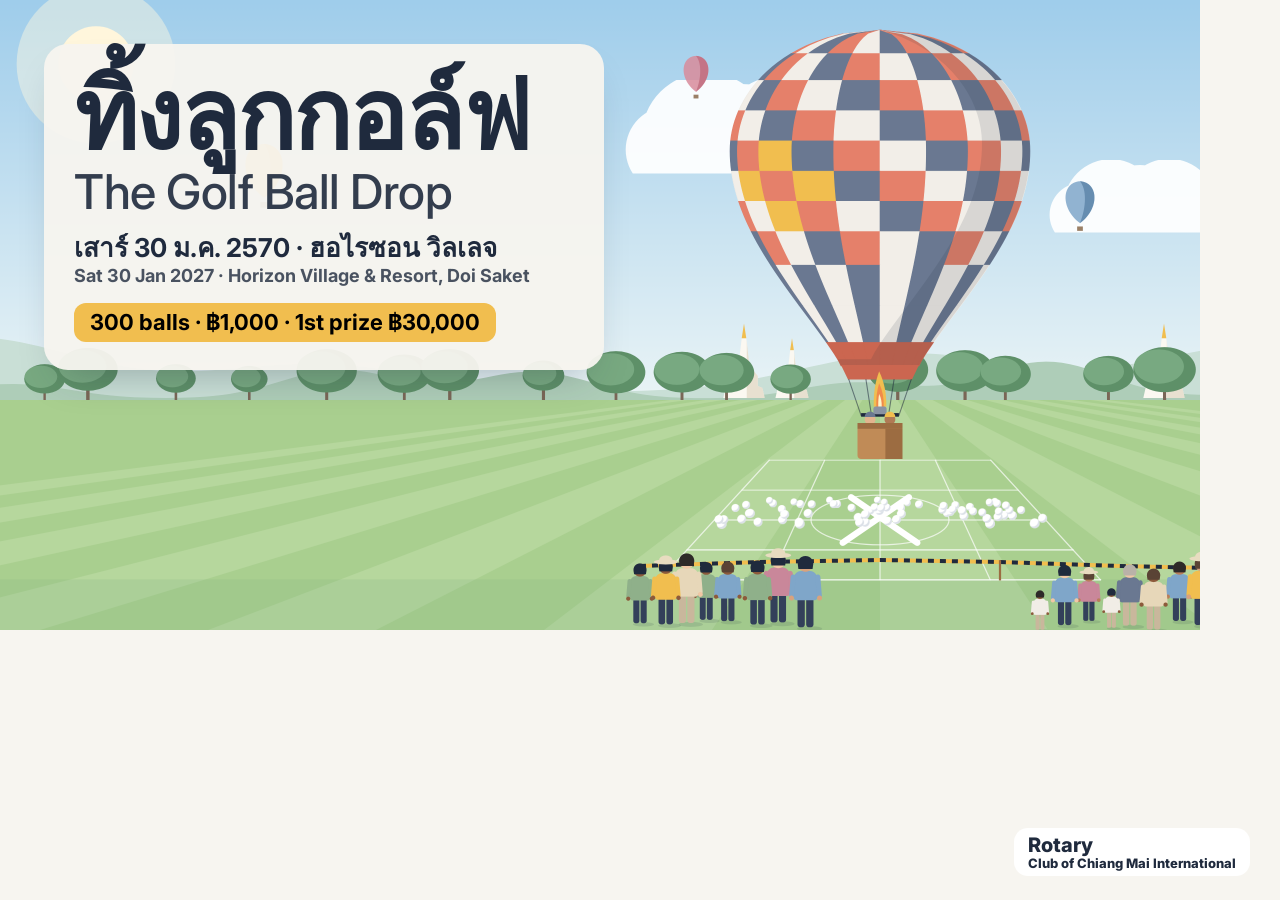
<file: dev/card.html>
<!doctype html><html lang="th" class="lang-both"><head><meta charset="utf-8">
<link href="https://fonts.googleapis.com/css2?family=Inter:wght@500;700&display=swap" rel="stylesheet">
<link rel="stylesheet" href="../gbd.css">
<style>
html,body{margin:0;width:1200px;height:630px;overflow:hidden;background:var(--paper)}
#cv{position:absolute;inset:0;width:1200px;height:630px}
.card{position:absolute;left:44px;top:44px;width:560px;padding:26px 30px 28px;background:color-mix(in srgb,var(--paper) 95%,transparent);border:0;border-radius:24px;box-shadow:0 20px 40px -20px rgba(31,42,61,.35)}
.card h1{font-size:96px;line-height:.92;margin:0}
.card h1 .en{display:block;font-size:46px;margin-top:6px;color:var(--key);text-shadow:none;opacity:.9}
.when{margin-top:18px;font:700 26px/1.25 Inter,sans-serif;color:var(--text)}
.when small{display:block;font-size:18px;font-weight:700;opacity:.8}
.tag{display:inline-block;margin-top:16px;padding:6px 16px;border:0;border-radius:12px;background:var(--sun);color:#000;font:700 22px/1.2 Inter,sans-serif}
.club{position:absolute;right:30px;bottom:24px;padding:6px 14px;border:0;border-radius:14px;background:#fff;font:800 20px/1.1 Inter,sans-serif;color:var(--key)}
.club small{display:block;font-size:13px}
</style></head><body>
<canvas id="cv"></canvas>
<div class="card">
  <h1 class="riso-type"><span class="th">ทิ้งลูกกอล์ฟ</span><span class="en">The Golf Ball Drop</span></h1>
  <div class="when">เสาร์ 30 ม.ค. 2570 · ฮอไรซอน วิลเลจ<small>Sat 30 Jan 2027 · Horizon Village & Resort, Doi Saket</small></div>
  <div class="tag">300 balls · ฿1,000 · 1st prize ฿30,000</div>
</div>
<div class="club">Rotary<small>Club of Chiang Mai International</small></div>
<script type="module">
import { setLook, surface } from '../js/riso.js';
import { bakeBalloon, bakeGround, ballSprite, crowd, person, flame } from '../js/scene.js';
const look = new URLSearchParams(location.search).get('look') || 'picnic';
setLook(look);
await document.fonts.ready;
const W = 1200, H = 630, dpr = 2, s = surface(W, H, dpr), cv = document.getElementById('cv');
cv.width = W * dpr; cv.height = H * dpr;
const hy = 400, L = { w: W, h: H, hy, x: [880, 520], xs: 46, tape: [[640, 566], [760, 562], [880, 560], [1000, 562], [1120, 566], [1210, 568]], tapeW: 4, pitch: 5.6, reg: 1.2, chedis: [0.62, 0.66, 0.97], clouds: [[0.62, 0.2, 0.9], [0.95, 0.4, 0.7]] };
bakeGround(s, L, 3);
const B = bakeBalloon(300, dpr, 11);
const bx = 880 - B.w / 2, by = 18;
const R = (k) => ((Math.sin(k * 12.9898) * 43758.5453) % 1 + 1) % 1;
for (let i = 0; i < 70; i++) { const z = R(i) * 0.3, x = 880 + (R(i + 99) - 0.5) * (260 + 300 * z), y = 500 + z * 80, r = 3.6 + z * 4; const b = ballSprite(Math.round(r * 2) / 2, dpr); s.ctx.drawImage(b.cv, x - b.size / 2, y - b.size / 2, b.size, b.size); }
s.ctx.drawImage(B.cv, bx, by, B.w, B.h);
flame(s.ctx, bx + B.mouth[0], by + B.mouth[1], B.S * 0.07, 0.8, 1.2);
crowd(31, 640, 820, () => H - 2, 64).concat(crowd(37, 1040, 1210, () => H, 62)).forEach((p) => person(s.ctx, p, 0));
cv.getContext('2d').drawImage(s.cv, 0, 0);
document.title = 'ready';
</script></body></html>
</file>
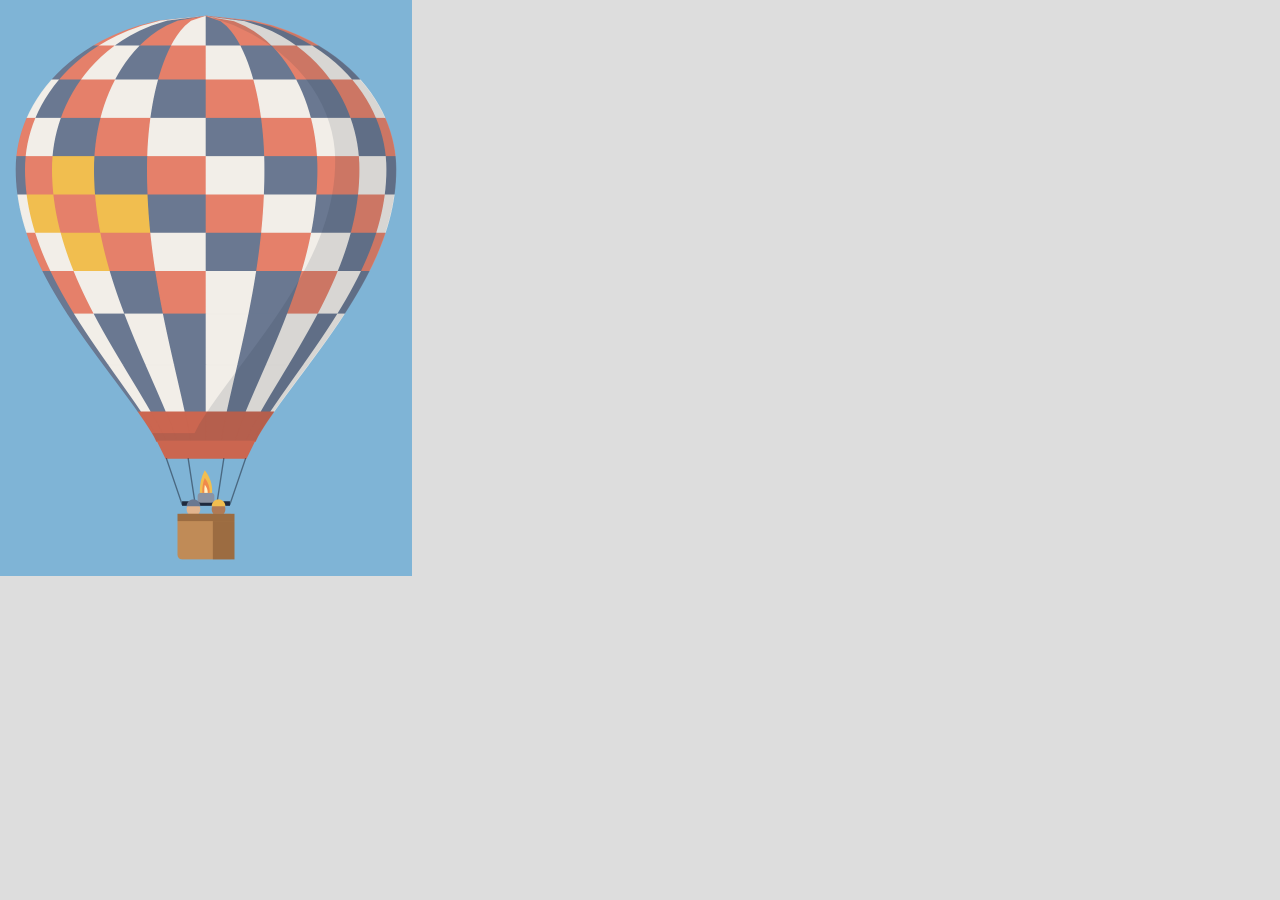
<file: dev/hero-zoom.html>
<!doctype html><meta charset="utf-8"><style>body{margin:0;background:#ddd}canvas{display:block}</style>
<div id="out"></div>
<script type="module">
import { setLook, surface } from '../js/riso.js';
import { bakeBalloon, bakeGround, ballSprite, crowd, person, flame, bakeCloud } from '../js/scene.js';
const q = new URLSearchParams(location.search), out = document.getElementById('out');
const what = q.get('what') || 'balloon', lk = q.get('look') || 'picnic', dpr = +(q.get('dpr') || 2), S = +(q.get('S') || 380);
setLook(lk);
if (what === 'balloon') {
  const B = bakeBalloon(S, dpr, 11), cv = document.createElement('canvas'), c = cv.getContext('2d'); cv.width = B.w * dpr; cv.height = (B.h) * dpr; cv.style.width = B.w + 'px'; cv.style.height = B.h + 'px';
  c.fillStyle = q.get('bg') || '#7fb4d6'; c.fillRect(0, 0, cv.width, cv.height); c.drawImage(B.cv, 0, 0);
  c.setTransform(dpr, 0, 0, dpr, 0, 0); flame(c, B.mouth[0], B.mouth[1], B.S * 0.07, +(q.get('k') || 0.25), 1.3);
  out.append(cv);
}
if (what === 'crowd') {
  const sc = +(q.get('sc') || 4), h = 60, W = 460, H = 130, s = surface(W, H, dpr); s.ctx.fillStyle = '#c9d84a'; s.ctx.fillRect(0, 0, W, H);
  const cr = crowd(+(q.get('seed') || 5), 10, W - 10, () => H - 18, h);
  cr.forEach((p) => person(s.ctx, p, 0));
  s.cv.style.width = W * sc + 'px'; s.cv.style.height = H * sc + 'px'; out.append(s.cv);
}
if (what === 'archs') {
  const sc = +(q.get('sc') || 4), h = +(q.get('h') || 60), W = 8 * 44, H = 100, s = surface(W, H, dpr); s.ctx.fillStyle = '#c9d84a'; s.ctx.fillRect(0, 0, W, H);
  for (let a = 0; a < 8; a++) { const p = { x: 22 + a * 44, base: H - 16, h: a === 4 ? h * 0.62 : h, arch: a, flip: false, hop: -1, ph: 0, seed: 100 + a, hairV: a % 3, skinV: a % 3, alt: +(q.get('alt') || 0) === 1, build: 1 }; person(s.ctx, p, 0); if (q.get('pose')) { p.phoneUntil = 1e9; person(s.ctx, p, 1); } }
  s.cv.style.width = W * sc + 'px'; s.cv.style.height = H * sc + 'px'; out.append(s.cv);
}
if (what === 'ground') {
  const W = +(q.get('w') || 390), H = +(q.get('h') || 460), s = surface(W, H, dpr), hy = Math.round(H * 0.58), wide = W >= 900;
  const L = { w: W, h: H, hy, x: [W * (wide ? 0.72 : 0.6), hy + (H - hy) * 0.38], xs: Math.max(26, (wide ? 296 : 166) * 0.2), tape: [], tapeW: wide ? 4 : 3, pitch: wide ? 5.6 : 4.8, reg: wide ? 1.2 : 0.9, chedis: wide ? [0.48, 0.52, 0.9] : [0.12, 0.17, 0.88], clouds: [], kapok: q.get('kapok') || (wide ? 'right' : 'left'), liveTape: true };
  const yT = hy + (H - hy) * 0.6; for (let x = wide ? W * 0.44 : -10; x <= W + 10; x += wide ? 70 : 52) L.tape.push([x, yT + Math.sin(x * 0.01) * 3]);
  const t0 = performance.now(); bakeGround(s, L, 3); document.title = 'bake ' + Math.round(performance.now() - t0) + 'ms';
  const sc = +(q.get('sc') || 1); s.cv.style.width = W * sc + 'px'; s.cv.style.height = H * sc + 'px'; out.append(s.cv);
}
if (what === 'ball') {
  const sc = 8, s = surface(260, 40, dpr); s.ctx.fillStyle = '#9ab83a'; s.ctx.fillRect(0, 0, 260, 40);
  [2.2, 2.6, 3.2, 3.6, 4.4, 5.5, 6.5, 8].forEach((r, i) => { const b = ballSprite(r, dpr); s.ctx.drawImage(b.cv, 10 + i * 30, 20 - b.size / 2, b.size, b.size); });
  s.cv.style.width = 260 * sc / 2 + 'px'; out.append(s.cv);
}
if (what === 'cloud') {
  const s = surface(500, 120, dpr); s.ctx.fillStyle = '#9fc7e0'; s.ctx.fillRect(0, 0, 500, 120);
  [[60, 1], [90, 2], [120, 3]].forEach(([rx, sd], i) => { const cl = bakeCloud(rx, sd, dpr); s.ctx.drawImage(cl.cv, i * 160, 0, cl.w, cl.h); });
  out.append(s.cv); s.cv.style.width = '500px';
}
document.fonts.ready.then(() => { window.__ready = true; });
</script>
</file>
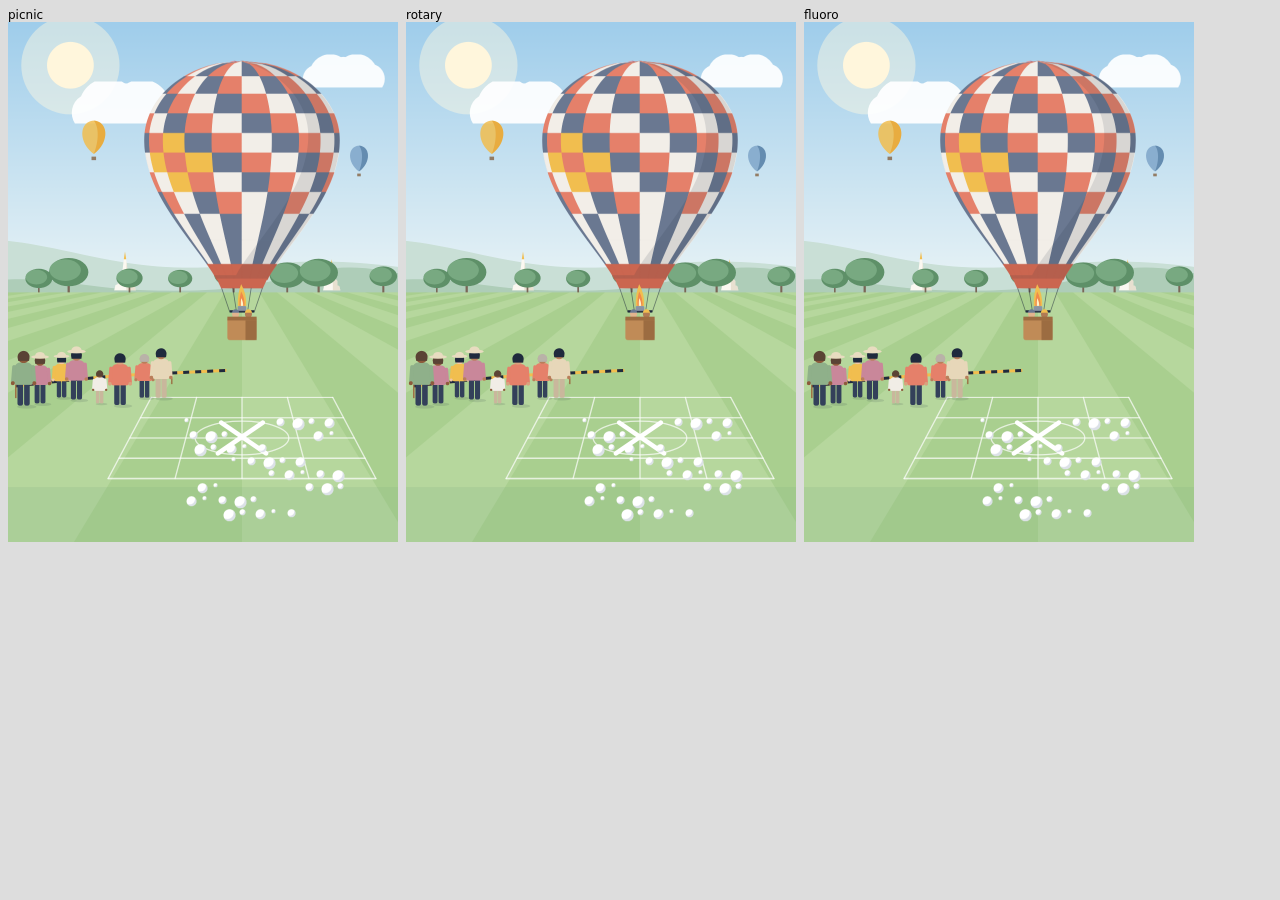
<file: dev/sheet.html>
<!doctype html><meta charset="utf-8"><style>body{margin:0;background:#ddd;font:12px system-ui}canvas{display:block}.row{display:flex;gap:8px;padding:8px;align-items:flex-start}</style>
<div class="row" id="out"></div>
<script type="module">
import { setLook, surface } from '../js/riso.js';
import { bakeBalloon, bakeGround, ballSprite, crowd, person, flame } from '../js/scene.js';
const q = new URLSearchParams(location.search), out = document.getElementById('out');
const looks = (q.get('looks') || 'picnic,rotary,fluoro').split(','), W = +(q.get('w') || 390), H = +(q.get('h') || 520), dpr = +(q.get('dpr') || 2);
for (const lk of looks) {
  setLook(lk);
  const s = surface(W, H, dpr); s.cv.style.width = W + 'px'; s.cv.style.height = H + 'px';
  const hy = H * 0.52, L = { w: W, h: H, hy, x: [W * 0.6, H * 0.8], xs: Math.min(60, W * 0.08), tape: [[W * 0.02, H * 0.7], [W * 0.14, H * 0.69], [W * 0.28, H * 0.68], [W * 0.42, H * 0.675], [W * 0.56, H * 0.67]] };
  const g = bakeGround(s, L);
  const B = bakeBalloon(Math.min(240, W * 0.5), dpr);
  s.ctx.drawImage(B.cv, W * 0.6 - B.w / 2, H * 0.06, B.w, B.h);
  flame(s.ctx, W * 0.6 - B.w / 2 + B.mouth[0], H * 0.06 + B.mouth[1], B.S * 0.08, 0.6, 1.3);
  const cr = crowd(5, W * 0.04, W * 0.4, () => H * 0.74, Math.min(60, H * 0.1));
  cr.forEach((p) => person(s.ctx, p, 0));
  for (let i = 0; i < 40; i++) { const r = 2 + (i % 5); const b = ballSprite(r, dpr); s.ctx.drawImage(b.cv, W * 0.45 + (i * 37) % (W * 0.4), H * 0.76 + (i * 13) % (H * 0.2), b.size, b.size); }
  const lab = document.createElement('div'); lab.append(lk, s.cv); out.append(lab);
}
document.title = 'ready';
</script>
</file>
<file: gbd.css>
/* Golf Ball Drop · flat, calm, a sunny day (Nan, 2026-10-24: "sophisticated but flat").
   One type pairing, an off-white page, white cards on hairlines, no textures and no offset shadows.
   Gold is for the buttons that act, with black type; coral for Give. */
:root{
  --bg:#F7F5F0;--card:#FFFFFF;--text:#1F2A3D;--mute:#5C6577;--line:#E4DFD4;--soft:#EFEBE3;
  --navy:#1F3A68;--accent:#3E7CB1;--sun:#F1BE4F;--warm:#E2735C;--leaf:#78A981;
  --paper:#F7F5F0;--key:#1F2A3D;--paid:#3E7CB1;--gift:#E2735C;
  --r:18px;--rs:12px;
  --font:"Inter","Noto Sans Thai",system-ui,-apple-system,"Segoe UI",sans-serif;
}
@media (prefers-color-scheme:dark){:root:not([data-theme=light]){
  --bg:#12161F;--card:#1A202B;--text:#ECEFF4;--mute:#A7B0BF;--line:#2B3341;--soft:#202734;--navy:#9DBBE6;--accent:#8DB8E2;
}}
*{box-sizing:border-box}
html{scroll-behavior:smooth;-webkit-text-size-adjust:100%;scroll-padding-top:68px}
body{margin:0;background:var(--bg);color:var(--text);font:400 17px/1.6 var(--font);overflow-x:hidden;-webkit-font-smoothing:antialiased}
img{max-width:100%;height:auto}
a{color:inherit}
:focus-visible{outline:2px solid var(--accent);outline-offset:3px;border-radius:6px}
.skip{position:absolute;left:-999px;top:8px;z-index:50;background:var(--sun);color:#000;padding:8px 14px;border-radius:10px;font-weight:600}
.skip:focus{left:8px}
.skip *{color:#000!important}

/* languages: Thai, English, or both (English under Thai, a step quieter) */
html.lang-th .en,html.lang-en .th{display:none!important}
html.lang-both .en{display:block;font-size:.88em;color:var(--mute)}
html.lang-both .date .en{font-size:.95em}
html.lang-both :is(.btn,.sh,.chip,.copy,.lang,.cord,.more,.n small,.amt,time,.chips,.kick,.raised-pill,footer p) .en{display:inline;font-size:.92em;color:inherit;margin-left:.4em}

h1,h2,h3{margin:0;font-weight:700;letter-spacing:-.02em;line-height:1.1;color:var(--text)}
h1{font-size:clamp(44px,9vw,84px);line-height:1}
h2{font-size:clamp(28px,4.2vw,42px)}
h3{font-size:19px;letter-spacing:-.01em}
html.lang-both h1 .en,html.lang-both h2 .en{font-size:.5em;font-weight:500;margin-top:.25em;letter-spacing:-.01em}
.kick{margin:0 0 10px;font-size:12.5px;font-weight:600;letter-spacing:.14em;text-transform:uppercase;color:var(--mute)}
.lead{font-size:clamp(17px,1.8vw,19px);max-width:40em;margin:14px 0 0;color:var(--text)}
.riso-type{text-shadow:none}

/* buttons: gold and coral act; everything else is a quiet outline */
.btn{display:inline-flex;align-items:center;justify-content:center;gap:.45em;min-height:46px;padding:10px 20px;border:1px solid transparent;border-radius:var(--rs);font:600 16px/1.2 var(--font);text-decoration:none;cursor:pointer;color:var(--text);background:transparent;transition:background .15s,transform .1s;-webkit-tap-highlight-color:transparent}
.btn:active{transform:translateY(1px)}
.btn.big{min-height:52px;font-size:17px;padding:12px 24px}
.btn.nowrap{flex-wrap:wrap;row-gap:2px;text-align:center}
.btn.nowrap>span{white-space:nowrap}
.btn.sun{background:var(--sun);color:#000}
.btn.sun:hover{background:#E9B23F}
.btn.warm{background:var(--warm);color:#000}
.btn.warm:hover{background:#D9674F}
.btn.key{background:var(--navy);color:#fff}
.btn.paper,.btn.sky,.btn.quiet{border-color:var(--line);background:var(--card);color:var(--text)}
.btn.paper:hover,.btn.sky:hover,.btn.quiet:hover{background:var(--soft)}
:is(.btn.sun,.btn.warm) *{color:#000!important}
.btn [data-dingbat]{display:none}
.cta{display:flex;flex-wrap:wrap;gap:10px;margin-top:22px}

/* the header */
.top{position:sticky;top:0;z-index:20;background:color-mix(in srgb,var(--bg) 90%,transparent);backdrop-filter:blur(10px);border-bottom:1px solid var(--line)}
.top .in{display:flex;align-items:center;gap:12px;padding:10px 16px;max-width:1240px;margin:0 auto}
.brand{display:flex;flex-direction:column;text-decoration:none;color:var(--navy);line-height:1}
.brand .mark{display:flex;align-items:center;gap:5px;font-weight:700;font-size:20px;letter-spacing:-.01em}
.brand small{font-size:10.5px;font-weight:500;margin-bottom:3px;color:var(--mute)}
.wheel{cursor:pointer;transition:transform .9s cubic-bezier(.2,.8,.2,1)}
.wheel.spin{transform:rotate(720deg)}
.acts{display:flex;gap:8px;margin-left:auto}
.acts .btn{min-height:38px;padding:6px 14px;font-size:14px}
.lang{display:flex;border:1px solid var(--line);border-radius:999px;overflow:hidden;background:var(--card)}
.lang button{border:0;background:none;font:500 13px/1 var(--font);padding:9px 11px;cursor:pointer;color:var(--text)}
.lang button[aria-pressed=true]{background:var(--sun);color:#000}
@media (max-width:560px){.acts{display:none}.lang{margin-left:auto}.lang button{padding:9px 9px}}

/* the hero */
.hero{position:relative;overflow:hidden}
.hero-copy{position:relative;z-index:2;padding:22px 18px 18px;max-width:640px}
.date{display:block;margin:0 0 14px;font-weight:500;font-size:14px;line-height:1.45;color:var(--mute)}
.lede{font-size:clamp(17px,1.8vw,19px);margin:16px 0 0;max-width:34em}
.perks{list-style:none;display:flex;flex-wrap:wrap;gap:8px 18px;margin:16px 0 0;padding:0}
.perks li{display:inline-flex;align-items:baseline;gap:6px;font-weight:600;font-size:15px}
.perks li::before{content:"";width:6px;height:6px;border-radius:50%;background:var(--sun);transform:translateY(-2px)}
.perks [data-dingbat]{display:none}
html.lang-both .perks .en{display:inline;margin-left:.3em;font-size:.9em}
.count{margin:18px 0 0;font-weight:500;color:var(--mute);display:flex;flex-wrap:wrap;align-items:baseline;gap:6px}
.count .odo{display:inline-flex;gap:2px}
.count .odo b{display:inline-block;min-width:1.15em;text-align:center;font-size:clamp(20px,4.6vw,26px);line-height:1.3;font-weight:700;color:var(--text);background:var(--card);border:1px solid var(--line);border-radius:6px}
.raised-pill{display:inline-flex;align-items:baseline;gap:6px;margin-top:12px;color:var(--mute);font-weight:500;text-decoration:none}
.raised-pill[hidden]{display:none}
.raised-pill b{font-weight:700;color:var(--text)}
.hero-stage{position:relative;z-index:1;height:min(118vw,620px)}
#hero-cv{display:block;width:100%;height:100%;touch-action:pan-y;cursor:pointer}
#hero-tree{position:absolute;inset:0;width:100%;height:100%;z-index:6;pointer-events:none}
.cord{position:absolute;z-index:3;left:50%;top:60%;display:inline-flex;align-items:center;gap:.3em;padding:7px 14px;border:0;border-radius:999px;background:var(--sun);color:#000;font:600 13px/1.2 var(--font);cursor:pointer;white-space:nowrap;box-shadow:0 2px 8px rgba(31,42,61,.15)}
.cord *{color:#000}
.hint{position:absolute;z-index:3;left:12px;top:12px;max-width:calc(100% - 24px);margin:0;padding:5px 12px;border-radius:999px;background:rgba(255,255,255,.82);font-size:12.5px;font-weight:500;color:#1F2A3D}
.hint *{color:#1F2A3D!important}
@media (max-width:899px){
  .hero{display:flex;flex-direction:column}
  .hero-copy{display:contents}
  .hc-top{order:1;padding:18px 18px 14px}
  .hero-stage{order:2}
  .hc-more{order:3;padding:18px 18px 6px}
  .lede{margin-top:0}
  html.lang-both .hint .en{display:none}
}
@media (min-width:900px){
  .hero{min-height:calc(100vh - 60px);display:flex;align-items:center}
  .hero-stage{position:absolute;inset:0;height:auto}
  .hero-copy{margin:24px 0 24px max(24px,calc((100vw - 1240px)/2 + 24px));padding:28px 30px;background:color-mix(in srgb,var(--card) 92%,transparent);backdrop-filter:blur(6px);border:1px solid var(--line);border-radius:24px;max-width:540px}
  .hint{left:auto;right:16px}
}

/* sections */
.rule{display:none}
.sec{padding:clamp(56px,8vw,96px) 0}
.sec+.sec{border-top:1px solid var(--line)}
.in{max-width:1140px;margin:0 auto;padding:0 18px}
.print{position:relative;margin:0;border:1px solid var(--line);border-radius:var(--r);background:var(--card);overflow:hidden}
.print canvas{display:block;width:100%}

/* how it works */
.steps{list-style:none;display:grid;grid-template-columns:repeat(auto-fit,minmax(220px,1fr));gap:14px;margin:28px 0 0;padding:0;counter-reset:s}
.steps li{display:flex;gap:14px;align-items:flex-start;padding:20px;background:var(--card);border:1px solid var(--line);border-radius:var(--r);counter-increment:s}
.steps li::before{content:counter(s);flex:none;width:30px;height:30px;display:grid;place-items:center;font-weight:700;font-size:14px;color:#000;background:var(--sun);border-radius:50%}
.steps [data-dingbat]{display:none}
.steps p{margin:0;font-weight:500}
.away{margin:22px 0 0;font-weight:500;color:var(--mute)}

/* play */
.play-grid{display:grid;gap:18px;margin-top:28px}
@media (min-width:900px){.play-grid{grid-template-columns:minmax(260px,1fr) 2.1fr;align-items:start}}
.luck canvas{aspect-ratio:3/4;cursor:pointer;touch-action:manipulation}
@media (max-width:600px){.luck canvas{aspect-ratio:5/6}}
.luck figcaption{display:flex;flex-wrap:wrap;align-items:center;gap:10px;padding:14px 16px;border-top:1px solid var(--line);font-size:15px}
.luck .num{font:700 28px/1 var(--font);min-width:2.6em;text-align:center}
.board canvas{aspect-ratio:16/10;cursor:pointer;background:var(--bg)}
@media (max-width:600px){.board canvas{aspect-ratio:4/5}}
.controls{display:flex;flex-wrap:wrap;align-items:flex-end;gap:12px 16px;padding:16px;border-top:1px solid var(--line)}
.controls label{display:flex;flex-direction:column;gap:4px;font-weight:600;font-size:14px}
.controls input[type=number]{width:6.5em;font:700 20px/1 var(--font);padding:9px 11px;border:1px solid var(--line);border-radius:10px;background:var(--bg);color:var(--text)}
.controls input[type=range]{accent-color:var(--accent);width:9em}
.result{flex-basis:100%;font-weight:600;min-height:1.6em;display:flex;flex-wrap:wrap;gap:10px;align-items:center}

/* prizes */
.prizes{position:relative;overflow:hidden}
.prizes .rain{position:absolute;inset:0;width:100%;height:100%;pointer-events:none;z-index:2}
.prizes .in{position:relative;z-index:1}
.medals{display:grid;grid-template-columns:repeat(3,1fr);gap:12px;margin-top:28px}
.medal{display:flex;flex-direction:column;align-items:center;gap:6px;padding:20px 8px;border:1px solid var(--line);border-radius:var(--r);background:var(--card);color:var(--text);font:inherit;cursor:pointer}
.medal .disc{display:grid;place-items:center;width:clamp(56px,11vw,84px);aspect-ratio:1;border-radius:50%;font:700 clamp(24px,4.6vw,36px)/1 var(--font);color:#000;background:var(--sun);transition:transform .6s}
.medal.m2 .disc{background:#DDE1E7}
.medal.m3 .disc{background:#E6A27A}
.medal.flip .disc{transform:rotateY(360deg)}
.medal .amt{font:700 clamp(18px,3.2vw,28px)/1.1 var(--font);color:var(--text)}
.medal .lab{font-weight:500;font-size:14px;color:var(--mute)}
html.lang-both .medal .lab .en{color:var(--mute)}
.fine{margin:20px 0 0;font-size:15px;color:var(--mute)}

/* balls and the sample ticket */
.tix{display:grid;gap:30px;align-items:center}
@media (min-width:860px){.tix{grid-template-columns:1fr 1.2fr}}
.ticket{position:relative;display:flex;width:min(100%,420px);margin:0 auto;padding:0;border:0;background:none;cursor:pointer;font:inherit;transform:rotate(-2deg);filter:drop-shadow(0 10px 20px rgba(31,42,61,.12))}
.ticket .t-l,.ticket .t-r{display:flex;flex-direction:column;justify-content:center;gap:4px;padding:18px;color:#1F2A3D}
.ticket .t-l{flex:1.7;border-radius:14px 0 0 14px;text-align:left;background:var(--sun)}
.ticket .t-l b{font:700 24px/1 var(--font)}
.ticket .t-l small{font-weight:500;font-size:13px}
.ticket .t-r{flex:1;align-items:center;border-left:2px dashed rgba(31,42,61,.25);border-radius:0 14px 14px 0;background:#FFFDF6}
.ticket .t-r b{font:700 46px/1 var(--font)}
.ticket.shake{animation:shake .5s}
@keyframes shake{25%{transform:rotate(1deg) translateX(-6px)}50%{transform:rotate(-5deg) translateX(5px)}75%{transform:rotate(-1deg)}}
.big small{display:block;font-size:.42em;font-weight:500;color:var(--mute);margin-top:6px;letter-spacing:0}
.does{margin:18px 0 0;padding:16px 18px;border-radius:14px;background:var(--soft)}
.does-h{margin:0 0 12px;font-weight:700;color:var(--text)}
.does ul{list-style:none;margin:0;padding:0;display:grid;gap:14px}
.does li{display:grid;grid-template-columns:64px 1fr;gap:12px;align-items:start}
.does li b{font-size:34px;line-height:1;color:var(--navy);font-weight:700}
.does li b small{display:block;margin-top:4px;font-size:12px;font-weight:600;color:var(--mute);line-height:1.2}
html.lang-both .does li b small .en{font-size:1em}
.ways{list-style:none;margin:18px 0 0;padding:0;display:grid;gap:10px}
.ways li{display:flex;gap:10px;font-weight:500}
.ways li::before{content:"";flex:none;width:6px;height:6px;margin-top:.65em;border-radius:50%;background:var(--leaf)}
.ways [data-dingbat]{display:none}

/* raised so far */
.r-card{margin-top:26px;padding:24px clamp(16px,3vw,28px) 20px;background:var(--card)}
.r-big{margin:0;display:flex;flex-wrap:wrap;align-items:baseline;gap:6px 14px}
.r-big>b{font:700 clamp(40px,7vw,64px)/1 var(--font);letter-spacing:-.02em;color:var(--text)}
.r-of{font-weight:500;font-size:17px;color:var(--mute)}
.r-of #r-pct{font:700 22px/1 var(--font);color:var(--text)}
html.lang-both .r-of .en{display:inline;margin-left:.25em;color:inherit;font-size:1em}
.r-bar{display:flex;gap:2px;height:12px;margin:18px 0 12px;border-radius:999px;background:var(--soft);overflow:hidden}
.r-bar i{display:block;height:100%;transition:width .8s cubic-bezier(.2,.8,.2,1);min-width:0}
.r-bar i.p{background:var(--paid)}.r-bar i.g{background:var(--gift)}
.r-legend{list-style:none;display:flex;flex-wrap:wrap;gap:6px 20px;margin:0;padding:0;font-weight:500;font-size:15px}
.r-legend li{display:flex;align-items:center;gap:8px}
.r-legend b{font-weight:700}
html.lang-both .r-legend .en{display:inline;margin-left:.3em;font-size:.92em}
.sw{display:inline-block;width:12px;height:12px;border-radius:3px}.sw.p{background:var(--paid)}.sw.g{background:var(--gift)}
.r-body{display:grid;gap:18px;margin-top:22px}
@media (min-width:900px){.r-body{grid-template-columns:minmax(300px,380px) 1fr;align-items:center;gap:32px}}
.r-grid{display:grid;grid-template-columns:repeat(20,1fr);gap:4px;max-width:560px}
@media (max-width:520px){.r-grid{gap:3px}}
.r-grid i{aspect-ratio:1;border-radius:50%;background:var(--soft);cursor:pointer}
.r-grid i.p{background:var(--paid)}.r-grid i.g{background:var(--gift)}
.r-grid i.hop{animation:boing .5s}
.r-chart{position:relative}
#r-line{display:block;width:100%;height:auto;overflow:visible;touch-action:pan-y}
#r-line .tick{font:500 11px var(--font);fill:var(--mute)}
#r-line .lab{font:600 12px var(--font);fill:var(--text)}
#r-line .val{font:700 14px var(--font);fill:var(--text)}
#r-line line{stroke:var(--text)}
.r-tip{position:absolute;z-index:2;pointer-events:none;padding:6px 10px;border:1px solid var(--line);border-radius:10px;background:var(--card);color:var(--text);font-size:13px;font-weight:500;white-space:nowrap;box-shadow:0 6px 16px rgba(31,42,61,.12)}
.r-tip b{display:block;font:700 16px var(--font)}
html.lang-both .r-tip .en{display:inline;margin-left:.3em;font-size:1em}
.r-tab{margin-top:12px;font-size:14px}
.r-tab summary{cursor:pointer;font-weight:600}
.r-tab table{margin-top:8px;border-collapse:collapse;min-width:240px}
.r-tab th,.r-tab td{padding:4px 12px 4px 0;text-align:left;border-bottom:1px solid var(--line)}
html.lang-both .r-tab .en{display:inline;margin-left:.3em;font-size:1em}
.r-note{margin:12px 0 0;font-weight:600;font-size:14px}
.r-how{margin:6px 0 0;font-size:13.5px;color:var(--mute)}
.raised.off .r-card{opacity:.6}
.raised[hidden]{display:none}

/* give */
.give-grid{display:grid;gap:24px;margin-top:28px}
@media (min-width:900px){.give-grid{grid-template-columns:1fr 1.15fr;align-items:start}}
.fill canvas{aspect-ratio:4/5;cursor:pointer;touch-action:manipulation}
@media (min-width:900px){.fill canvas{aspect-ratio:1/1}}
.fill figcaption{padding:14px 16px;border-top:1px solid var(--line);font-weight:600;min-height:3.4em}
.amounts{border:0;margin:0;padding:0}
.amounts legend{font-weight:600;margin-bottom:8px}
.chips{display:flex;flex-wrap:wrap;gap:8px}
.chips button,.chips .other{display:inline-flex;align-items:center;gap:4px;min-height:46px;padding:6px 16px;border:1px solid var(--line);border-radius:999px;background:var(--card);color:var(--text);font:600 17px/1 var(--font);cursor:pointer}
.chips button[aria-pressed=true]{background:var(--sun);border-color:var(--sun);color:#000}
.chips button[aria-pressed=true] *{color:#000}
.chips .other input{width:5.6em;border:0;border-bottom:1px solid var(--line);background:transparent;font:inherit;color:inherit;padding:2px}
.chips [data-dingbat]{display:none}
.how-give{list-style:none;margin:20px 0 0;padding:0;display:grid;gap:12px;counter-reset:g}
.how-give>li{position:relative;padding:18px 18px 18px 58px;background:var(--card);border:1px solid var(--line);border-radius:var(--r);counter-increment:g}
.how-give>li::before{content:counter(g);position:absolute;left:16px;top:17px;width:28px;height:28px;display:grid;place-items:center;font-weight:700;font-size:14px;color:#000;background:var(--sun);border-radius:50%}
.how-give h3{font-size:18px;margin-bottom:6px}
.how-give p{margin:6px 0}
.how-give .btn{margin-top:8px;width:100%;justify-content:center}
.bank{display:grid;grid-template-columns:auto 1fr;gap:4px 14px;margin:8px 0 0}
.bank dt{font-weight:500;color:var(--mute)}
.bank dd{margin:0;font-weight:500}
.acct b{font:700 22px/1.2 var(--font);letter-spacing:.01em;color:var(--text)}
.copy{display:inline-flex;align-items:center;gap:4px;margin-left:6px;padding:5px 12px;border:1px solid var(--line);border-radius:999px;background:var(--card);color:var(--text);font:500 13px/1.2 var(--font);cursor:pointer;vertical-align:middle}
.copy [data-dingbat]{display:none}
.copy.done{background:color-mix(in srgb,var(--leaf) 25%,var(--card))}
.letter{font:500 13.5px/1.55 ui-monospace,SFMono-Regular,Menlo,monospace;background:var(--bg);color:var(--text);border:1px solid var(--line);border-radius:10px;padding:12px 14px;margin:8px 0;white-space:pre-wrap;overflow-wrap:anywhere}
.sent{display:flex;flex-wrap:wrap;align-items:center;gap:14px;margin-top:20px}
.src{margin:0;font-size:14px;color:var(--mute)}

/* projects */
.pgrid{display:grid;grid-template-columns:repeat(auto-fit,minmax(250px,1fr));gap:14px;margin-top:28px}
.proj{display:flex;flex-direction:column;padding:22px;background:var(--card);border:1px solid var(--line);border-radius:var(--r);text-decoration:none;color:var(--text);transition:border-color .15s,transform .15s}
.proj:hover{border-color:color-mix(in srgb,var(--accent) 45%,var(--line));transform:translateY(-2px)}
.proj>[data-dingbat]{display:none}
.proj .n{font:700 34px/1 var(--font);letter-spacing:-.02em;color:var(--text)}
.proj .n small{display:block;margin-top:6px;font-size:.4em;font-weight:500;letter-spacing:0;color:var(--mute)}
html.lang-both .proj .n .en{display:inline;margin-left:.4em}
html.lang-both .proj .n>.en{margin-left:.25em;color:inherit;font-size:1em}
.proj h3{margin:14px 0 6px}
.proj p{margin:0;font-size:15px;color:var(--mute)}
.proj .more{margin-top:auto;padding-top:14px;font-weight:600;color:var(--navy)}

/* the day */
.timeline{list-style:none;margin:28px 0 0;padding:0;display:grid;gap:10px;max-width:760px}
.timeline li{display:grid;grid-template-columns:7.2em 1fr;align-items:baseline;gap:12px;padding:16px 18px;background:var(--card);border:1px solid var(--line);border-radius:var(--r)}
.timeline [data-dingbat]{display:none}
.timeline time{font-weight:700;color:var(--text)}
.timeline b{display:block;font-weight:600}
.timeline li.peak{border-color:var(--sun);box-shadow:inset 4px 0 0 var(--sun)}
@media (max-width:520px){.timeline li{grid-template-columns:1fr;gap:4px}}

/* last time */
.photos{display:grid;grid-template-columns:repeat(auto-fill,minmax(150px,1fr));gap:12px;margin-top:28px}
.ph{padding:0;border:0;border-radius:14px;overflow:hidden;background:var(--soft);cursor:zoom-in}
.ph img{display:block;aspect-ratio:3/4;object-fit:cover;width:100%;transition:transform .3s}
.ph:hover img{transform:scale(1.03)}
.lb{padding:0;border:0;border-radius:14px;max-width:min(92vw,700px);background:var(--card)}
.lb::backdrop{background:rgba(18,22,31,.82)}
.poster-row{display:flex;gap:16px;align-items:center;margin-top:24px}
.poster-row .ph{flex:none;width:112px;border-radius:8px;box-shadow:0 4px 14px rgba(31,42,61,.16)}
.poster-row .ph img{aspect-ratio:auto}
.poster-row p{margin:0 0 10px}
.lb img{display:block;max-height:86vh;width:auto}

/* where */
.where-grid{display:grid;gap:24px}
@media (min-width:860px){.where-grid{grid-template-columns:1fr 1.2fr;align-items:center}}
.doodle{aspect-ratio:4/3}
.doodle iframe{width:100%;height:100%;border:0;display:block}
.chip{position:absolute;right:10px;bottom:10px;padding:6px 12px;border-radius:999px;background:var(--card);border:1px solid var(--line);color:var(--text);font-weight:600;font-size:14px;text-decoration:none}

/* share */
.share-grid{display:grid;gap:26px;align-items:center}
@media (min-width:820px){.share-grid{grid-template-columns:1.5fr 1fr}}
.share-row{display:flex;flex-wrap:wrap;gap:8px;margin-top:18px}
.sh{display:inline-flex;align-items:center;gap:6px;min-height:44px;padding:8px 16px;border:1px solid var(--line);border-radius:999px;background:var(--card);color:var(--text);font:500 15px/1.2 var(--font);text-decoration:none;cursor:pointer}
.sh [data-dingbat]{display:none}
.qr{width:min(100%,260px);justify-self:center;background:#fff}
.qr canvas{aspect-ratio:1;cursor:pointer}
.qr figcaption{padding:10px 12px;border-top:1px solid #E4DFD4;font-weight:500;font-size:14px;text-align:center;color:#1F2A3D;background:#fff}
html.lang-both .qr .en{color:#5C6577}

/* footer, dock, toast */
footer{padding:40px 0 110px;border-top:1px solid var(--line);text-align:center;color:var(--mute)}
footer .sig{display:inline-flex;flex-direction:column;align-items:center;text-decoration:none;color:var(--navy)}
footer .mark{display:flex;align-items:center;gap:6px;font-weight:700;font-size:28px}
footer .sig small{font-size:13px;font-weight:600;margin-bottom:4px;color:var(--mute)}
footer p{margin:14px 0 0;font-weight:500}
.dock{position:fixed;left:12px;right:12px;bottom:max(12px,env(safe-area-inset-bottom));z-index:30;display:flex;gap:10px;transform:translateY(140%);transition:transform .3s}
.dock.on{transform:none}
.dock .btn{flex:1;min-height:52px;box-shadow:0 6px 18px rgba(31,42,61,.18)}
@media (min-width:900px){.dock{display:none}}
#toast{position:fixed;left:50%;bottom:90px;z-index:60;transform:translate(-50%,16px);opacity:0;padding:11px 18px;border-radius:14px;max-width:calc(100vw - 32px);text-align:center;background:var(--text);color:var(--bg);font-weight:600;transition:.25s;pointer-events:none}
#toast.show{opacity:1;transform:translate(-50%,0)}

/* a tapped thing's sparks, and a balloon let go */
.spark{position:fixed;z-index:70;width:7px;height:7px;border-radius:50%;pointer-events:none;animation:spark .7s ease-out forwards}
.spark.star{border-radius:2px;transform:rotate(45deg)}
@keyframes spark{to{transform:translate(var(--dx),var(--dy)) scale(.3);opacity:0}}
.float-db{position:fixed!important;z-index:65;pointer-events:none;width:30px;height:38px;animation:rise var(--d,6s) cubic-bezier(.3,.1,.5,1) forwards}
@keyframes rise{to{transform:translate(var(--x,0),-110vh) rotate(var(--r,0deg))}}
.tap{cursor:pointer}
.boing{animation:boing .5s}
@keyframes boing{30%{transform:scale(1.15,.88)}60%{transform:scale(.94,1.08)}}

@media (prefers-reduced-motion:reduce){
  *,*::before,*::after{animation-duration:.01ms!important;animation-iteration-count:1!important;transition:none!important;scroll-behavior:auto!important}
  .float-db{display:none}
}
</file>
<file: css/hero.css>
/* hero: rules owned by the hero group, loaded after gbd.css */

/* the cord's grab: a 48 px target the script keeps on the cord's ring, so a finger can pull it (the picture itself stays pan-y and scrolls the page) */
.cord-grab{position:absolute;z-index:2;width:48px;height:48px;border-radius:50%;touch-action:none;cursor:grab;-webkit-tap-highlight-color:transparent}
.cord-grab[hidden]{display:none}
.cord-grab:active{cursor:grabbing}

/* the second gold pill, for after the crown: the cord's pill as a link to the balls */
.cord.buy{text-decoration:none;color:#000;opacity:0;pointer-events:none}
.cord.buy .pr{display:none}
html.lang-en .cord.buy .pr{display:inline}
html.lang-both .cord.buy .en::before{content:"· "}

/* a taller picture on a phone: room for the balloon to hang high over the X */
@media (max-width:899px){
  .hero-stage{height:min(124vw,640px)}
}

/* a phone's first screen: a tighter date, and Get a ball and Give come right under the picture, before the lede */
@media (max-width:700px){
  .hc-top{padding:12px 18px 10px}
  .date{margin:0 0 8px;padding:4px 12px;font-size:13px;line-height:1.35;border-radius:14px}
  .hero-copy .hc-more{display:flex;flex-direction:column;align-items:stretch}
  .hero-copy .hc-more .cta{order:-1;display:grid;grid-template-columns:1.3fr 1fr;gap:10px;margin:2px 0 16px}
  .hero-copy .hc-more .cta .btn{min-width:0;padding:8px 10px}
  .hero-copy .hc-more .cta .btn.big{font-size:16px}
  .hero-copy .hc-more .cta .btn.paper{grid-column:1/-1;min-height:42px;font-size:15px}
}

/* a narrow phone: the two words of each button stack, so neither wraps in the middle of a word */
@media (max-width:385px){
  .hero-copy .hc-more .cta{grid-template-columns:1fr 1fr}
  .hero-copy .hc-more .cta .btn.big{flex-direction:column;gap:0;line-height:1.2;text-align:center}
  html.lang-both .hero-copy .hc-more .cta .btn.big .en{margin-left:0}
}

/* the crown's announcement is one line: the toast takes its text's width instead of half the screen's */
#toast.one{width:max-content;max-width:calc(100vw - 32px)}
</file>
<file: css/toys.css>
/* toys: rules owned by the toys group, loaded after gbd.css */
/* the machine's hopper is dragged sideways to aim it: a horizontal drag on the picture belongs to the page's script, a vertical one still scrolls */
.luck canvas{touch-action:pan-y;-webkit-tap-highlight-color:transparent}
.board canvas{-webkit-tap-highlight-color:transparent}

/* the machine's number is a ticket stub, not a second yellow button: gold on that row is the button that lets the ball go */
.luck .num{display:inline-flex;align-items:baseline;justify-content:center;gap:7px;min-width:3.6em;padding:4px 12px 5px;background:var(--paper);color:#000;border:1px solid var(--line);border-radius:10px}
.luck .num::before{content:"No.";font:600 11px/1 var(--font);letter-spacing:.05em;color:var(--mute)}

/* the drop: what is about to happen, then what did */
.result .res-idle{flex:1 1 100%;font-size:15px;line-height:1.45;font-weight:600;color:var(--text)}
.result .res-main,.result .res-sub,.result .res-acts{flex:1 1 100%}
.result .res-main{font-size:17px;line-height:1.3;font-weight:800;color:var(--text)}
.result .res-main .big{display:inline-block;margin:0 4px 2px 0;padding:2px 11px 3px;font:700 32px/1.12 var(--font);color:#000;background:var(--sun);border:0;border-radius:10px}
/* both languages: Thai first and large, English under it a size down */
html.lang-both .result .res-main .en{margin-top:4px;font-size:15px;color:var(--text)}
html.lang-both .result .res-main .en .big{font-size:24px;padding:1px 9px 2px}
.result .res-sub{font-size:14px;line-height:1.4;font-weight:600;color:var(--mute)}
html.lang-both .result .res-sub .en{font-size:13px}
.result .res-acts{display:flex;flex-wrap:wrap;align-items:center;gap:10px}
.result .res-acts .btn{min-height:44px;padding:6px 16px;font-size:15px}
@media (prefers-reduced-motion:no-preference){
  .result .res-main .big{animation:res-pop .4s cubic-bezier(.3,1.6,.5,1) both}
  @keyframes res-pop{from{transform:scale(.55) rotate(-7deg);opacity:0}}
}
/* the sentence is never left under the fixed dock, whichever way the page scrolls it into view */
.result{scroll-margin-bottom:110px}
#res{scroll-margin-bottom:90px}

/* a second try beside the number: quiet, so the only gold on the controls is Drop! */
.btn.quiet{min-height:46px;padding:6px 14px;font-size:14px;font-weight:700;background:transparent;color:var(--text);border-width:1px;border-style:solid;box-shadow:none}
.btn.quiet:hover{transform:none;box-shadow:none;background:color-mix(in srgb,var(--sun) 30%,transparent)}
.btn.quiet:active{transform:translate(1px,1px);box-shadow:none}

/* on a phone the sentence sits straight under the picture, above the controls: the picture and what it says are one look */
@media (max-width:899px){
  .controls .result{order:-1;min-height:4.6em}
}
@media (min-width:900px){
  .controls .result{min-height:4.2em}
}

/* the dock steps down while one of the pictures fills most of the screen (js/play.js sets .away) */
.dock.away{transform:translateY(140%)}
/* both languages: the gold button reads in two lines so it keeps beside Share on a phone */
html.lang-both .result .res-acts .real{flex-direction:column;gap:0;line-height:1.18;padding:4px 16px;text-align:center}
html.lang-both .result .res-acts .real .en{margin-left:0;font-size:.8em;font-weight:700}
</file>
<file: css/give.css>
/* give: rules owned by the give group, loaded after gbd.css */

/* dark scheme: riso.js writes --text on <html> as an inline style, which beats the dark-scheme value in gbd.css, so the panel
   takes the light text itself, and colours its own text from it (the body's colour is already resolved to navy) */
@media (prefers-color-scheme:dark){:root:not([data-theme=light]) .give{--text:#f4ecdb;color:var(--text)}}

/* the picture and its caption */
.give .fill figcaption{font-weight:600;display:flex;flex-direction:column;justify-content:center}
.give .fill figcaption .gv-big{display:block;font:700 clamp(24px,6vw,30px)/1.15 var(--font);color:var(--text)}
.give .fill figcaption .gv-big .en{display:inline;font-size:inherit;color:inherit}
.give .fill figcaption .gv-next{display:block;margin-top:6px;font-weight:600;font-size:15px;line-height:1.45;overflow-wrap:anywhere}
.give .fill figcaption .gv-next .en{display:block;font-size:.93em}
html.lang-th .give .fill figcaption .gv-next .en,html.lang-en .give .fill figcaption .gv-next .th{display:none}
.give .fill figcaption .btn{width:100%;margin-top:12px}
.give .fill figcaption a{color:inherit;text-decoration-thickness:2px;text-underline-offset:3px}
/* the caption keeps the height of its tallest amount sentence, so the chips under it stay where the thumb is */
@media (max-width:430px){.give .fill figcaption{min-height:6.4em}}
@media (max-width:370px){.give .fill figcaption{min-height:7.7em}}

/* phones and tablets: the picture is square, and the picture, the caption and the chips fit one screen */
@media (max-width:899px){
  .give .fill canvas{aspect-ratio:1/1}
  .give .chips{display:grid;grid-template-columns:repeat(4,minmax(0,1fr));gap:8px;justify-content:start}
  .give .chips button{padding:6px 4px;font-size:16px;min-height:46px;justify-content:center}
  .give .chips .other{grid-column:1/-1}
  .give .sent .btn{width:100%}
  .give .letter{font-size:13px;line-height:1.4}
}
@media (max-width:380px){.give .chips button{font-size:15px}}
/* the phone's bottom bar steps aside while this section is on screen */
html.in-give .dock{transform:translateY(140%)}

/* a chip: the amount, and under it the balls it buys: a golf ball (it bounces on a tap or a hover) and how many */
.give .chips button{flex-direction:column;gap:0;line-height:1}
.give .chips button .amt{font-weight:800}
.give .chips button .cnt{display:inline-flex;align-items:flex-start;gap:3px;height:30px;font-size:15px;line-height:24px;font-weight:800}
.give .chips button .cnt .ball{display:flex;align-items:flex-start;width:20px;height:30px;flex:none}
.give .chips button .cnt [data-dingbat]{flex:none;font-size:34px;margin:0 0 0 -7px}
.give .chips .other{min-height:46px}
@media (max-width:899px){.give .chips button{padding-bottom:4px}}
@media (min-width:900px){.give .chips button{flex-direction:row;align-items:center;gap:8px;padding:4px 14px}.give .chips button .amt{order:2}.give .chips button .cnt{order:1;align-items:center}}

/* the desktop: the picture stays beside the chips, the letter and the send button while they are filled in */
@media (min-width:900px) and (min-height:760px){.give .fill{position:sticky;top:76px;align-self:start}}
@media (min-width:900px){.give .fill canvas{aspect-ratio:6/7}}

/* the steps */
.how-give>li:nth-child(3)::before{display:none}
.how-give>li:nth-child(3){padding-left:18px;background:transparent}
.how-give h3 b{font-weight:800;text-decoration:underline;text-decoration-color:var(--sun);text-decoration-thickness:.2em;text-underline-offset:.12em;text-decoration-skip-ink:none}
.how-give .src{margin:10px 0 0;font-size:15px;color:var(--text)}
.how-give .src a{font-weight:700}
.how-give .src .en,.how-give .attach .en{font-size:inherit;color:inherit}
.how-give .attach{margin:10px 0 0;font-weight:700;font-size:15px}
.how-give .attach+.btn{margin-top:8px}

/* Email the treasurer: the key action of step 2, in gold with black type; each label stays on one line */
#give-mail{background:var(--sun);color:#000;justify-content:center;flex-wrap:wrap;text-align:center;min-height:54px;row-gap:0}
#give-mail .th,#give-mail .en{white-space:nowrap}
.pills{display:flex;flex-wrap:wrap;gap:8px;margin-top:12px}
.pills .copy{margin-left:0;min-height:40px;padding:6px 12px;font-size:14px}
html.lang-both .pills .copy .en{margin-left:.3em}

/* I've sent it!: the balloon, and a second line that says what it does */
.give .sent #give-sent{flex-wrap:wrap;row-gap:0;text-align:center}
.give .sent #give-sent .sub{flex-basis:100%;font-size:14px;font-weight:700;line-height:1.3}
.give .sent #give-sent .sub .en{font-size:1em;margin-left:.3em}
.give .sent .ask2{margin-top:2px}
@media (min-width:900px) and (min-height:760px){.give .sent .ask2{display:none}}
</file>
